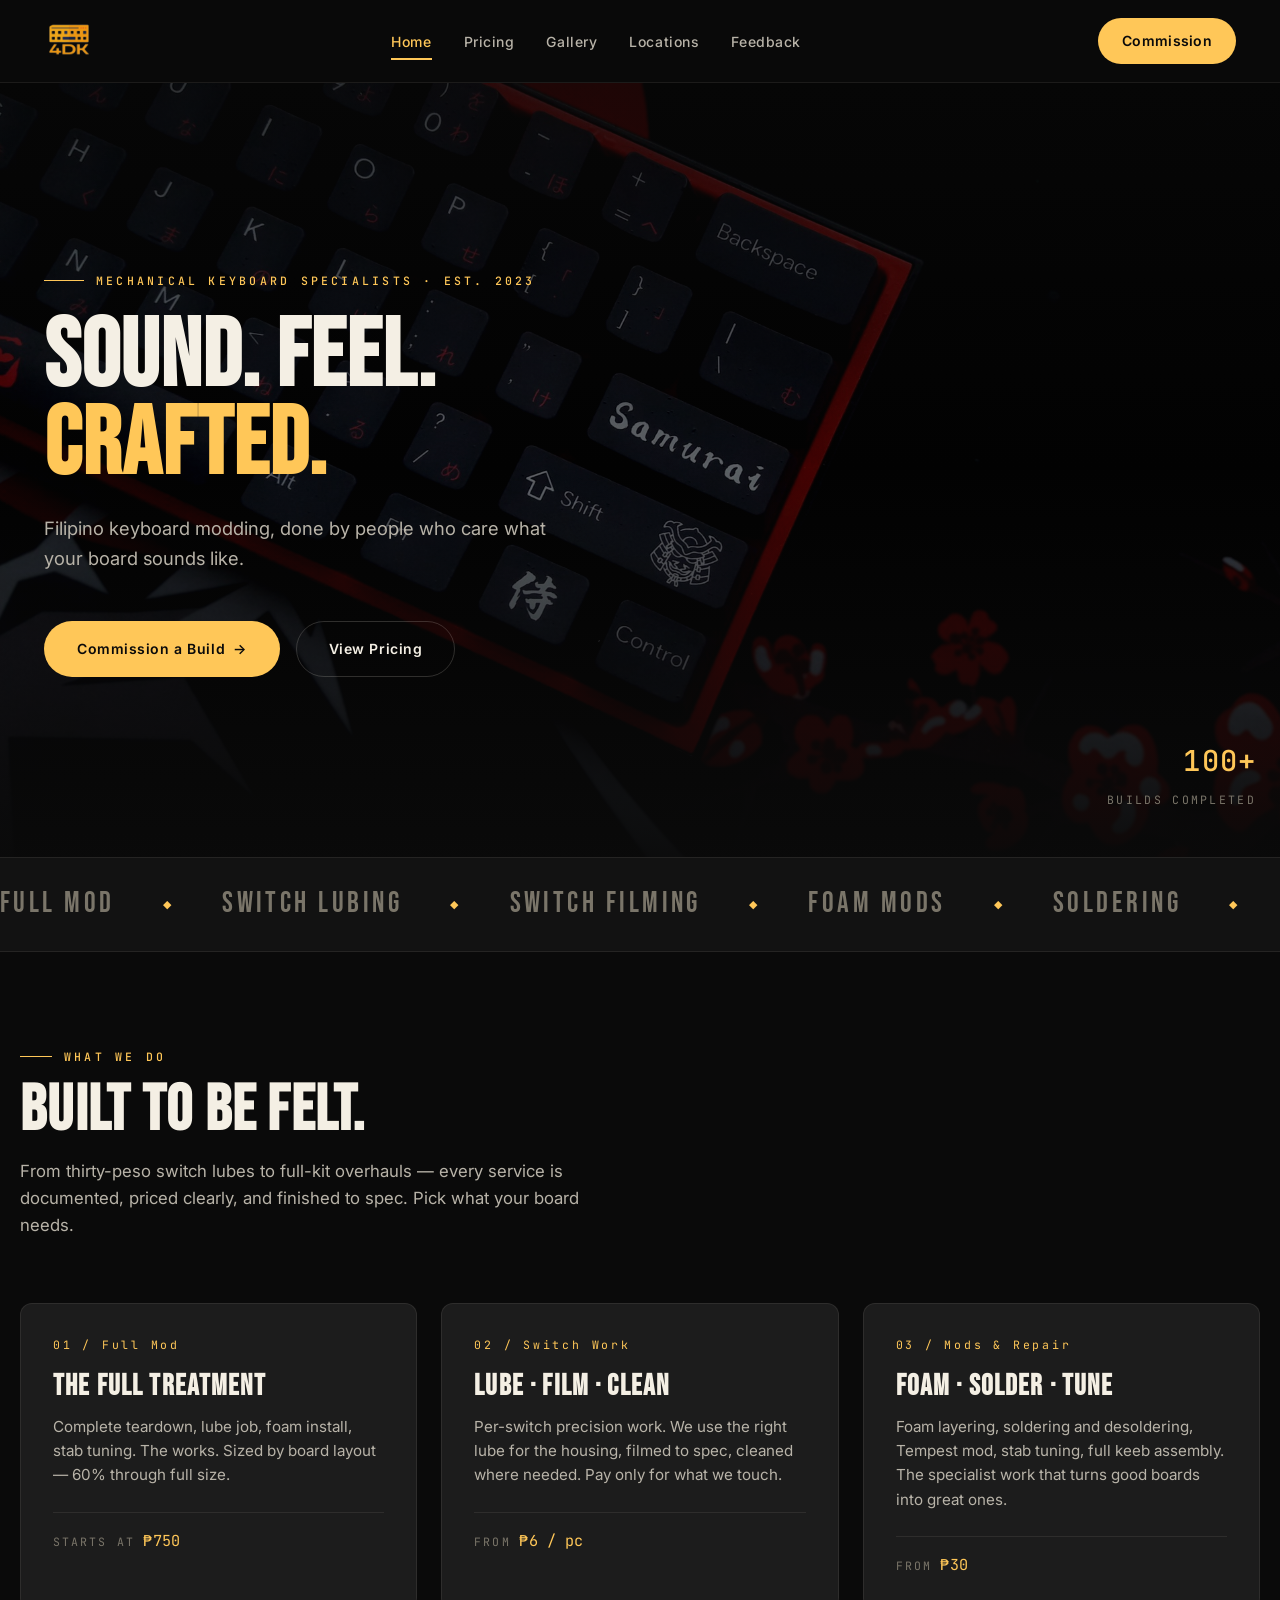
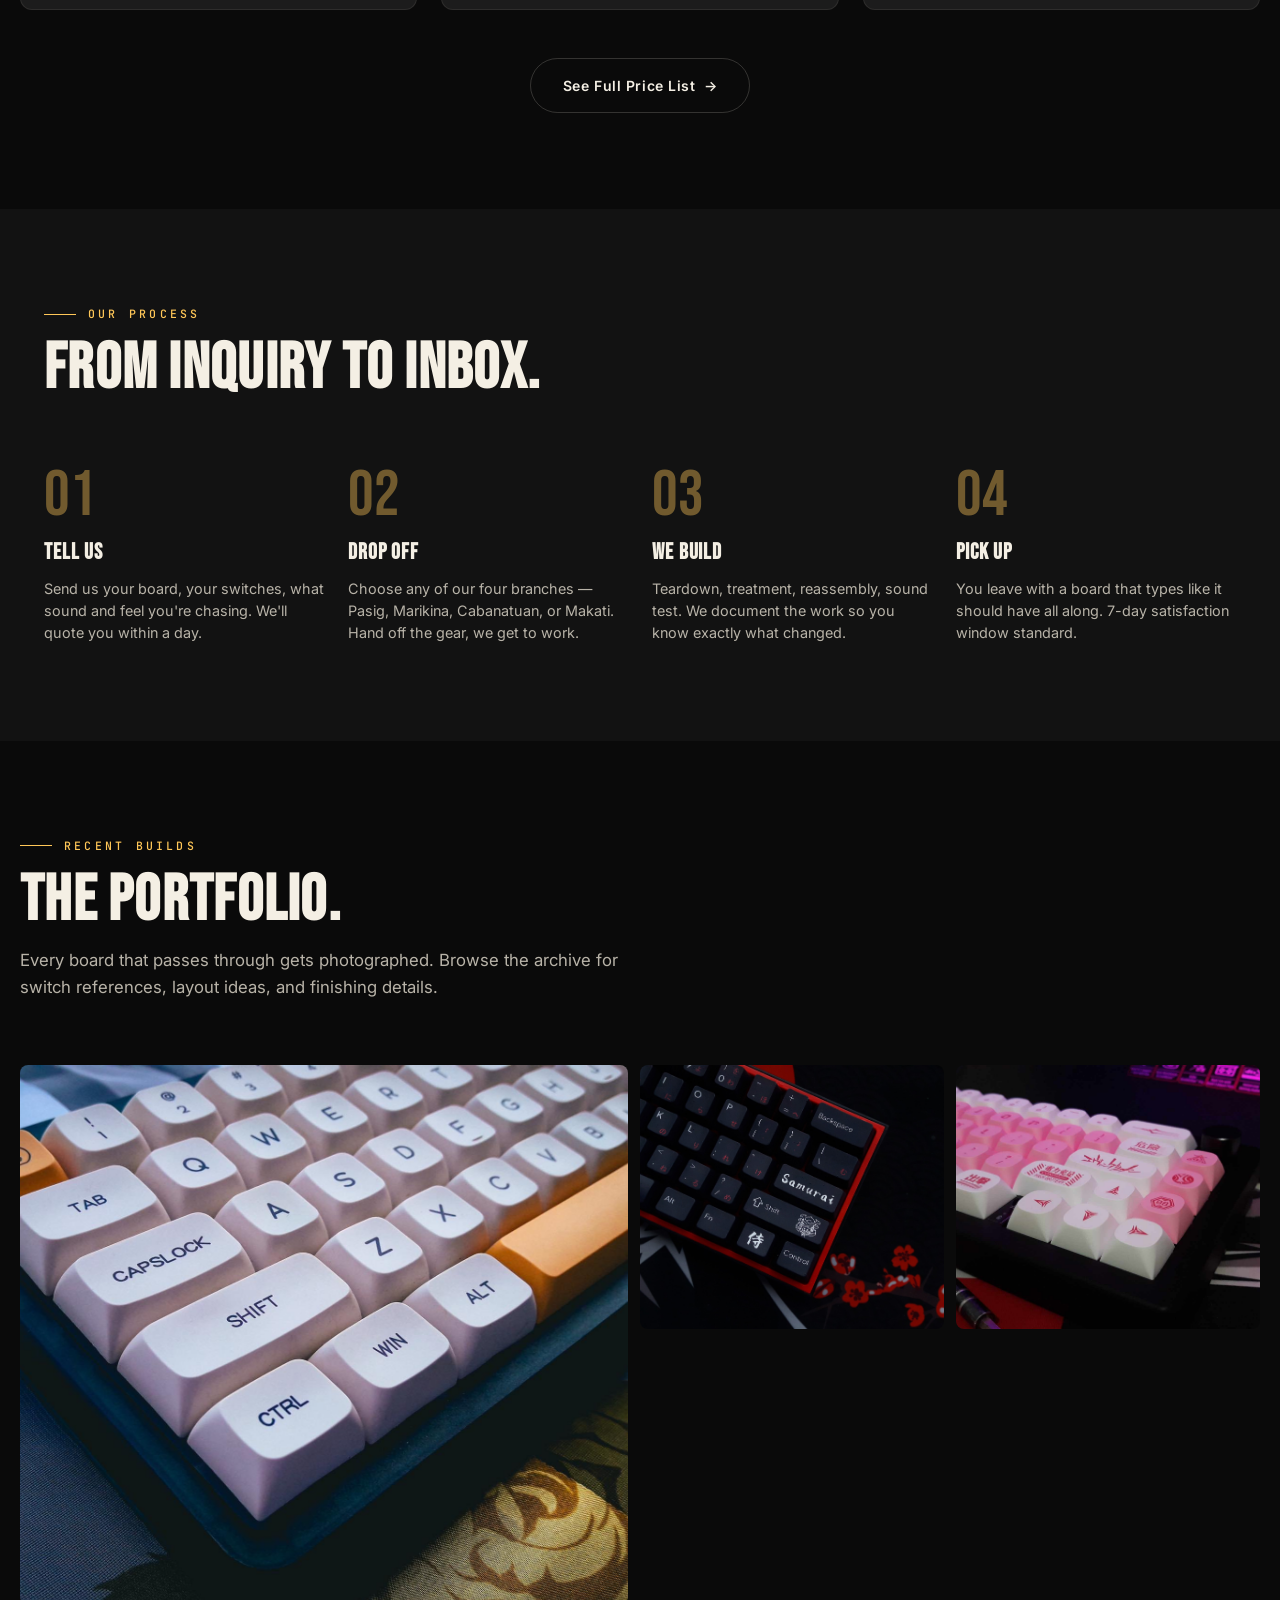
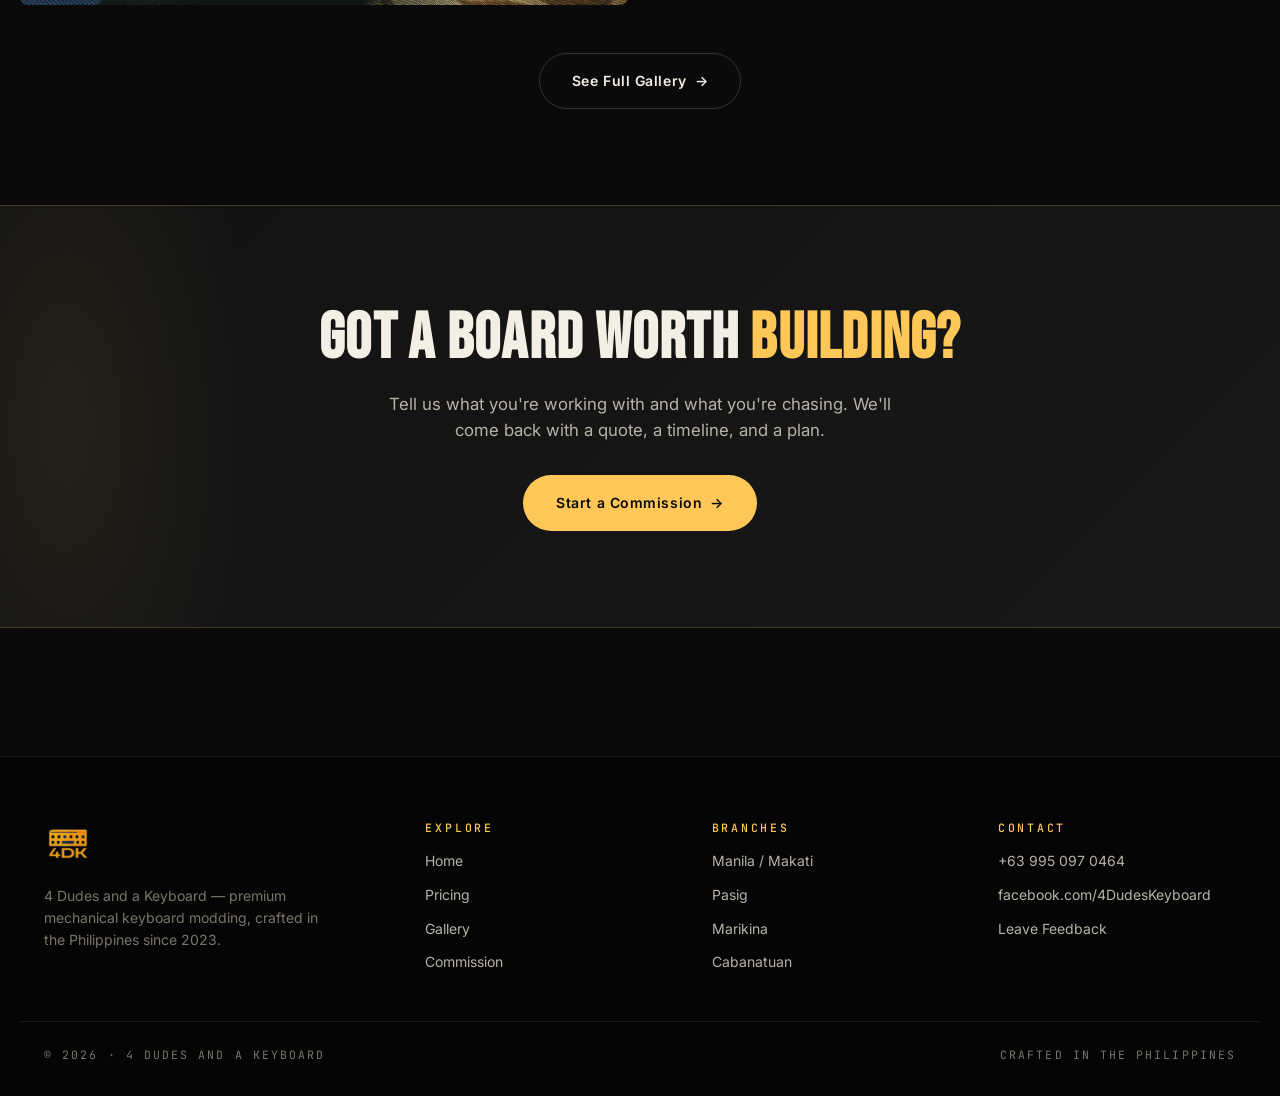
<file: index.html>
<!DOCTYPE html>
<html lang="en">
<head>
  <meta charset="UTF-8">
  <meta name="viewport" content="width=device-width, initial-scale=1.0">
  <title>4DK — 4 Dudes and a Keyboard</title>
  <meta name="description" content="Premium mechanical keyboard modding service in the Philippines. Lubing, switch work, foam mods, full builds. Pasig · Marikina · Cabanatuan · Makati.">
  <link rel="icon" href="images/4dkminilogonobg.png">
  <link rel="stylesheet" href="assets/css/styles.css">

  <style>
    /* ── HERO ─────────────────────────────────────────────────── */
    .hero {
      position: relative;
      min-height: 86vh;
      display: flex;
      align-items: center;
      overflow: hidden;
      isolation: isolate;
    }

    .hero__bg {
      position: absolute;
      inset: 0;
      z-index: -2;
    }

    .hero__bg img {
      width: 100%;
      height: 100%;
      object-fit: cover;
      object-position: center;
      filter: brightness(0.55) contrast(1.05);
    }

    .hero__bg::after {
      content: "";
      position: absolute;
      inset: 0;
      background: linear-gradient(180deg, rgba(10,10,10,0.6) 0%, rgba(10,10,10,0.2) 50%, rgba(10,10,10,0.95) 100%);
    }

    .hero__inner {
      max-width: var(--container-max);
      margin: 0 auto;
      padding: var(--sp-8) var(--sp-5);
      width: 100%;
      position: relative;
      z-index: 1;
    }

    .hero__eyebrow {
      display: inline-flex;
      align-items: center;
      gap: var(--sp-3);
      margin-bottom: var(--sp-5);
    }

    .hero__eyebrow::before {
      content: "";
      width: 40px;
      height: 1px;
      background: var(--yellow);
    }

    .hero__title {
      font-family: 'Bebas Neue', sans-serif;
      font-size: var(--fs-display-xl);
      line-height: 0.92;
      letter-spacing: 0.01em;
      color: var(--ink);
      text-transform: uppercase;
      max-width: 14ch;
      margin-bottom: var(--sp-5);
    }

    .hero__title em {
      font-style: normal;
      color: var(--yellow);
    }

    .hero__lede {
      font-size: 1.15rem;
      line-height: 1.6;
      color: var(--ink-mid);
      max-width: 540px;
      margin-bottom: var(--sp-7);
    }

    .hero__ctas {
      display: flex;
      flex-wrap: wrap;
      gap: var(--sp-4);
    }

    .hero__meta {
      position: absolute;
      bottom: var(--sp-7);
      right: var(--sp-5);
      display: flex;
      flex-direction: column;
      align-items: flex-end;
      gap: var(--sp-2);
      font-family: 'JetBrains Mono', monospace;
      font-size: var(--fs-eyebrow);
      letter-spacing: 0.2em;
      text-transform: uppercase;
      color: var(--ink-dim);
    }

    .hero__meta .num {
      color: var(--yellow);
      font-size: 1.8rem;
      letter-spacing: 0.04em;
      font-weight: 500;
    }

    @media (max-width: 720px) {
      .hero { min-height: 78vh; }
      .hero__meta { display: none; }
    }

    /* ── MARQUEE (services strip) ─────────────────────────────── */
    .marquee {
      background: var(--bg-elev-1);
      border-top: 1px solid var(--rule);
      border-bottom: 1px solid var(--rule);
      overflow: hidden;
      padding: var(--sp-5) 0;
    }

    .marquee__track {
      display: flex;
      gap: var(--sp-7);
      animation: marqueeScroll 80s linear infinite;
      white-space: nowrap;
      will-change: transform;
    }

    /* Pause on hover so people can actually read it */
    .marquee:hover .marquee__track {
      animation-play-state: paused;
    }

    .marquee__item {
      font-family: 'Bebas Neue', sans-serif;
      font-size: 1.8rem;
      letter-spacing: 0.12em;
      color: var(--ink-dim);
      text-transform: uppercase;
      display: flex;
      align-items: center;
      gap: var(--sp-7);
    }

    .marquee__item::after {
      content: "◆";
      color: var(--yellow);
      font-size: 0.7rem;
    }

    @keyframes marqueeScroll {
      from { transform: translateX(0); }
      to { transform: translateX(-50%); }
    }

    /* Override the global reduced-motion rule for the marquee specifically —
       0.01ms duration would cause a visible jump; we want it to just stop. */
    @media (prefers-reduced-motion: reduce) {
      .marquee__track {
        animation: none !important;
      }
    }

    /* ── VALUE PROP / SERVICES PREVIEW ────────────────────────── */
    .services-grid {
      display: grid;
      grid-template-columns: repeat(3, 1fr);
      gap: var(--sp-5);
    }

    .service-card {
      background: var(--bg-card);
      border: 1px solid var(--rule);
      border-radius: 12px;
      padding: var(--sp-6);
      transition: all 0.3s var(--ease);
      position: relative;
      overflow: hidden;
    }

    .service-card::before {
      content: "";
      position: absolute;
      inset: 0;
      background: linear-gradient(135deg, transparent 60%, rgba(255, 199, 88, 0.04) 100%);
      opacity: 0;
      transition: opacity 0.3s var(--ease);
    }

    .service-card:hover {
      border-color: var(--rule-accent);
      transform: translateY(-4px);
    }

    .service-card:hover::before { opacity: 1; }

    .service-card__num {
      font-family: 'JetBrains Mono', monospace;
      font-size: var(--fs-eyebrow);
      color: var(--yellow);
      letter-spacing: 0.24em;
      margin-bottom: var(--sp-4);
    }

    .service-card__title {
      font-family: 'Bebas Neue', sans-serif;
      font-size: 1.8rem;
      letter-spacing: 0.04em;
      color: var(--ink);
      margin-bottom: var(--sp-3);
      text-transform: uppercase;
    }

    .service-card__desc {
      font-size: 0.95rem;
      color: var(--ink-mid);
      line-height: 1.6;
      margin-bottom: var(--sp-5);
    }

    .service-card__price {
      display: flex;
      align-items: baseline;
      gap: var(--sp-2);
      font-family: 'JetBrains Mono', monospace;
      color: var(--yellow);
      font-size: 0.95rem;
      padding-top: var(--sp-4);
      border-top: 1px solid var(--rule);
    }

    .service-card__price .from {
      color: var(--ink-dim);
      font-size: var(--fs-eyebrow);
      letter-spacing: 0.18em;
      text-transform: uppercase;
    }

    @media (max-width: 880px) {
      .services-grid { grid-template-columns: 1fr; }
    }

    /* ── PROCESS STRIP ────────────────────────────────────────── */
    .process {
      background: var(--bg-elev-1);
    }

    .process-grid {
      display: grid;
      grid-template-columns: repeat(4, 1fr);
      gap: var(--sp-5);
    }

    .process-step {
      display: flex;
      flex-direction: column;
      gap: var(--sp-3);
      position: relative;
    }

    .process-step__num {
      font-family: 'Bebas Neue', sans-serif;
      font-size: 4rem;
      line-height: 1;
      color: var(--yellow);
      opacity: 0.4;
    }

    .process-step__title {
      font-family: 'Bebas Neue', sans-serif;
      font-size: 1.4rem;
      letter-spacing: 0.04em;
      color: var(--ink);
      text-transform: uppercase;
    }

    .process-step__desc {
      font-size: 0.9rem;
      color: var(--ink-mid);
      line-height: 1.55;
    }

    @media (max-width: 880px) {
      .process-grid { grid-template-columns: repeat(2, 1fr); }
    }
    @media (max-width: 480px) {
      .process-grid { grid-template-columns: 1fr; }
    }

    /* ── GALLERY PREVIEW ──────────────────────────────────────── */
    .gallery-preview {
      display: grid;
      grid-template-columns: 2fr 1fr 1fr;
      grid-template-rows: 1fr 1fr;
      gap: var(--sp-3);
      height: 540px;
    }

    .gallery-preview__item {
      position: relative;
      overflow: hidden;
      border-radius: 8px;
      cursor: pointer;
    }

    .gallery-preview__item:nth-child(1) { grid-row: span 2; }

    .gallery-preview__item img {
      width: 100%;
      height: 100%;
      object-fit: cover;
      transition: transform 0.5s var(--ease);
    }

    .gallery-preview__item::after {
      content: "";
      position: absolute;
      inset: 0;
      background: linear-gradient(180deg, transparent 60%, rgba(0,0,0,0.7));
      opacity: 0;
      transition: opacity 0.3s var(--ease);
    }

    .gallery-preview__item:hover img { transform: scale(1.05); }
    .gallery-preview__item:hover::after { opacity: 1; }

    @media (max-width: 720px) {
      .gallery-preview {
        grid-template-columns: 1fr 1fr;
        grid-template-rows: auto;
        height: auto;
      }
      .gallery-preview__item:nth-child(1) { grid-column: span 2; grid-row: auto; height: 280px; }
      .gallery-preview__item { height: 180px; }
    }

    /* ── CTA STRIP ────────────────────────────────────────────── */
    .cta-strip {
      background: linear-gradient(135deg, var(--bg-elev-1) 0%, var(--bg-elev-2) 100%);
      border-top: 1px solid var(--rule-accent);
      border-bottom: 1px solid var(--rule-accent);
      padding: var(--sp-9) 0;
      text-align: center;
      position: relative;
      overflow: hidden;
    }

    .cta-strip::before {
      content: "";
      position: absolute;
      top: -50%;
      left: -10%;
      width: 30%;
      height: 200%;
      background: radial-gradient(ellipse, rgba(255, 199, 88, 0.08), transparent 70%);
      pointer-events: none;
    }

    .cta-strip__title {
      font-family: 'Bebas Neue', sans-serif;
      font-size: var(--fs-display);
      letter-spacing: 0.02em;
      color: var(--ink);
      margin-bottom: var(--sp-4);
      text-transform: uppercase;
    }

    .cta-strip__title em {
      font-style: normal;
      color: var(--yellow);
    }

    .cta-strip__desc {
      font-size: 1.05rem;
      color: var(--ink-mid);
      max-width: 540px;
      margin: 0 auto var(--sp-6);
    }

  </style>
</head>
<body>

  <div id="nav-mount"></div>

  <!-- ═══ HERO ═══════════════════════════════════════════════ -->
  <section class="hero">
    <div class="hero__bg">
      <img src="images/3rdboard.png" alt="">
    </div>
    <div class="hero__inner">
      <div class="hero__eyebrow eyebrow reveal">Mechanical Keyboard Specialists · Est. 2023</div>
      <h1 class="hero__title reveal reveal--delay-1">
        Sound. Feel. <em>Crafted.</em>
      </h1>
      <p class="hero__lede reveal reveal--delay-2">
        Filipino keyboard modding, done by people who care what your board sounds like.
      </p>
      <div class="hero__ctas reveal reveal--delay-3">
        <a href="commission.html" class="btn btn--primary">
          Commission a Build
          <span class="btn__arrow">→</span>
        </a>
        <a href="pricing.html" class="btn btn--ghost">View Pricing</a>
      </div>
    </div>
    <div class="hero__meta">
      <span><span class="num">100+</span></span>
      <span>Builds Completed</span>
    </div>
  </section>

  <!-- ═══ SERVICES MARQUEE ═══════════════════════════════════ -->
  <div class="marquee">
    <div class="marquee__track">
      <span class="marquee__item">Full Mod</span>
      <span class="marquee__item">Switch Lubing</span>
      <span class="marquee__item">Switch Filming</span>
      <span class="marquee__item">Foam Mods</span>
      <span class="marquee__item">Soldering</span>
      <span class="marquee__item">Stab Tuning</span>
      <span class="marquee__item">Tempest Mod</span>
      <span class="marquee__item">Keeb Assembly</span>
      <!-- duplicate for seamless scroll -->
      <span class="marquee__item">Full Mod</span>
      <span class="marquee__item">Switch Lubing</span>
      <span class="marquee__item">Switch Filming</span>
      <span class="marquee__item">Foam Mods</span>
      <span class="marquee__item">Soldering</span>
      <span class="marquee__item">Stab Tuning</span>
      <span class="marquee__item">Tempest Mod</span>
      <span class="marquee__item">Keeb Assembly</span>
    </div>
  </div>

  <!-- ═══ SERVICES PREVIEW ════════════════════════════════════ -->
  <section class="section container">
    <div class="section-head">
      <div class="section-head__eyebrow eyebrow">What We Do</div>
      <h2 class="section-head__title">Built to be felt.</h2>
      <p class="section-head__desc">
        From thirty-peso switch lubes to full-kit overhauls — every service is
        documented, priced clearly, and finished to spec. Pick what your board needs.
      </p>
    </div>

    <div class="services-grid">
      <div class="service-card">
        <div class="service-card__num">01 / Full Mod</div>
        <h3 class="service-card__title">The Full Treatment</h3>
        <p class="service-card__desc">
          Complete teardown, lube job, foam install, stab tuning. The works.
          Sized by board layout — 60% through full size.
        </p>
        <div class="service-card__price">
          <span class="from">Starts at</span>
          <span>₱750</span>
        </div>
      </div>

      <div class="service-card">
        <div class="service-card__num">02 / Switch Work</div>
        <h3 class="service-card__title">Lube · Film · Clean</h3>
        <p class="service-card__desc">
          Per-switch precision work. We use the right lube for the housing,
          filmed to spec, cleaned where needed. Pay only for what we touch.
        </p>
        <div class="service-card__price">
          <span class="from">From</span>
          <span>₱6 / pc</span>
        </div>
      </div>

      <div class="service-card">
        <div class="service-card__num">03 / Mods & Repair</div>
        <h3 class="service-card__title">Foam · Solder · Tune</h3>
        <p class="service-card__desc">
          Foam layering, soldering and desoldering, Tempest mod, stab tuning,
          full keeb assembly. The specialist work that turns good boards into great ones.
        </p>
        <div class="service-card__price">
          <span class="from">From</span>
          <span>₱30</span>
        </div>
      </div>
    </div>

    <div style="text-align: center; margin-top: var(--sp-7);">
      <a href="pricing.html" class="btn btn--ghost">
        See Full Price List
        <span class="btn__arrow">→</span>
      </a>
    </div>
  </section>

  <!-- ═══ PROCESS ════════════════════════════════════════════ -->
  <section class="section process">
    <div class="container">
      <div class="section-head">
        <div class="section-head__eyebrow eyebrow">Our Process</div>
        <h2 class="section-head__title">From inquiry to inbox.</h2>
      </div>

      <div class="process-grid">
        <div class="process-step">
          <span class="process-step__num">01</span>
          <h3 class="process-step__title">Tell Us</h3>
          <p class="process-step__desc">
            Send us your board, your switches, what sound and feel you're chasing.
            We'll quote you within a day.
          </p>
        </div>
        <div class="process-step">
          <span class="process-step__num">02</span>
          <h3 class="process-step__title">Drop Off</h3>
          <p class="process-step__desc">
            Choose any of our four branches — Pasig, Marikina, Cabanatuan, or Makati.
            Hand off the gear, we get to work.
          </p>
        </div>
        <div class="process-step">
          <span class="process-step__num">03</span>
          <h3 class="process-step__title">We Build</h3>
          <p class="process-step__desc">
            Teardown, treatment, reassembly, sound test. We document the work
            so you know exactly what changed.
          </p>
        </div>
        <div class="process-step">
          <span class="process-step__num">04</span>
          <h3 class="process-step__title">Pick Up</h3>
          <p class="process-step__desc">
            You leave with a board that types like it should have all along.
            7-day satisfaction window standard.
          </p>
        </div>
      </div>
    </div>
  </section>

  <!-- ═══ GALLERY PREVIEW ════════════════════════════════════ -->
  <section class="section container">
    <div class="section-head">
      <div class="section-head__eyebrow eyebrow">Recent Builds</div>
      <h2 class="section-head__title">The portfolio.</h2>
      <p class="section-head__desc">
        Every board that passes through gets photographed. Browse the archive
        for switch references, layout ideas, and finishing details.
      </p>
    </div>

    <div class="gallery-preview">
      <a href="gallery.html" class="gallery-preview__item">
        <img src="images/2ndboard.png" alt="Recent build">
      </a>
      <a href="gallery.html" class="gallery-preview__item">
        <img src="images/3rdboard.png" alt="Recent build">
      </a>
      <a href="gallery.html" class="gallery-preview__item">
        <img src="images/4thboard.png" alt="Recent build">
      </a>
    </div>

    <div style="text-align: center; margin-top: var(--sp-7);">
      <a href="gallery.html" class="btn btn--ghost">
        See Full Gallery
        <span class="btn__arrow">→</span>
      </a>
    </div>
  </section>

  <!-- ═══ CTA STRIP ══════════════════════════════════════════ -->
  <section class="cta-strip">
    <div class="container">
      <h2 class="cta-strip__title">Got a board worth <em>building?</em></h2>
      <p class="cta-strip__desc">
        Tell us what you're working with and what you're chasing.
        We'll come back with a quote, a timeline, and a plan.
      </p>
      <a href="commission.html" class="btn btn--primary">
        Start a Commission
        <span class="btn__arrow">→</span>
      </a>
    </div>
  </section>

  <div id="footer-mount"></div>

  <script src="assets/js/components.js"></script>

  <script>
    /* ─────────────────────────────────────────────────────────────
       Marquee speed normalizer.

       The CSS animation moves the track by -50% of its own width.
       That's a fixed pixel distance — so the visual speed (pixels
       per second) is constant regardless of viewport. But that means
       it FEELS much faster on narrow screens (mobile) because the
       same px/sec speed eats up proportionally more of the visible
       area. This script measures the track and sets the animation
       duration so the px/sec speed stays consistent across devices.
       ───────────────────────────────────────────────────────────── */
    (function () {
      const track = document.querySelector('.marquee__track');
      if (!track) return;

      // Respect users who prefer reduced motion — leave it stopped.
      if (window.matchMedia('(prefers-reduced-motion: reduce)').matches) return;

      const TARGET_PIXELS_PER_SECOND = 55; // calm, readable speed

      function setSpeed() {
        // Animation translates -50%, so the visible distance is half the track.
        const distance = track.scrollWidth / 2;
        if (distance <= 0) return;
        const duration = distance / TARGET_PIXELS_PER_SECOND;
        track.style.animationDuration = duration + 's';
      }

      // Measure after fonts load so item widths are accurate.
      if (document.fonts && document.fonts.ready) {
        document.fonts.ready.then(setSpeed);
      } else {
        window.addEventListener('load', setSpeed);
      }

      // Recalculate on resize (debounced).
      let resizeTimer;
      window.addEventListener('resize', () => {
        clearTimeout(resizeTimer);
        resizeTimer = setTimeout(setSpeed, 200);
      });
    })();
  </script>
</body>
</html>
</file>
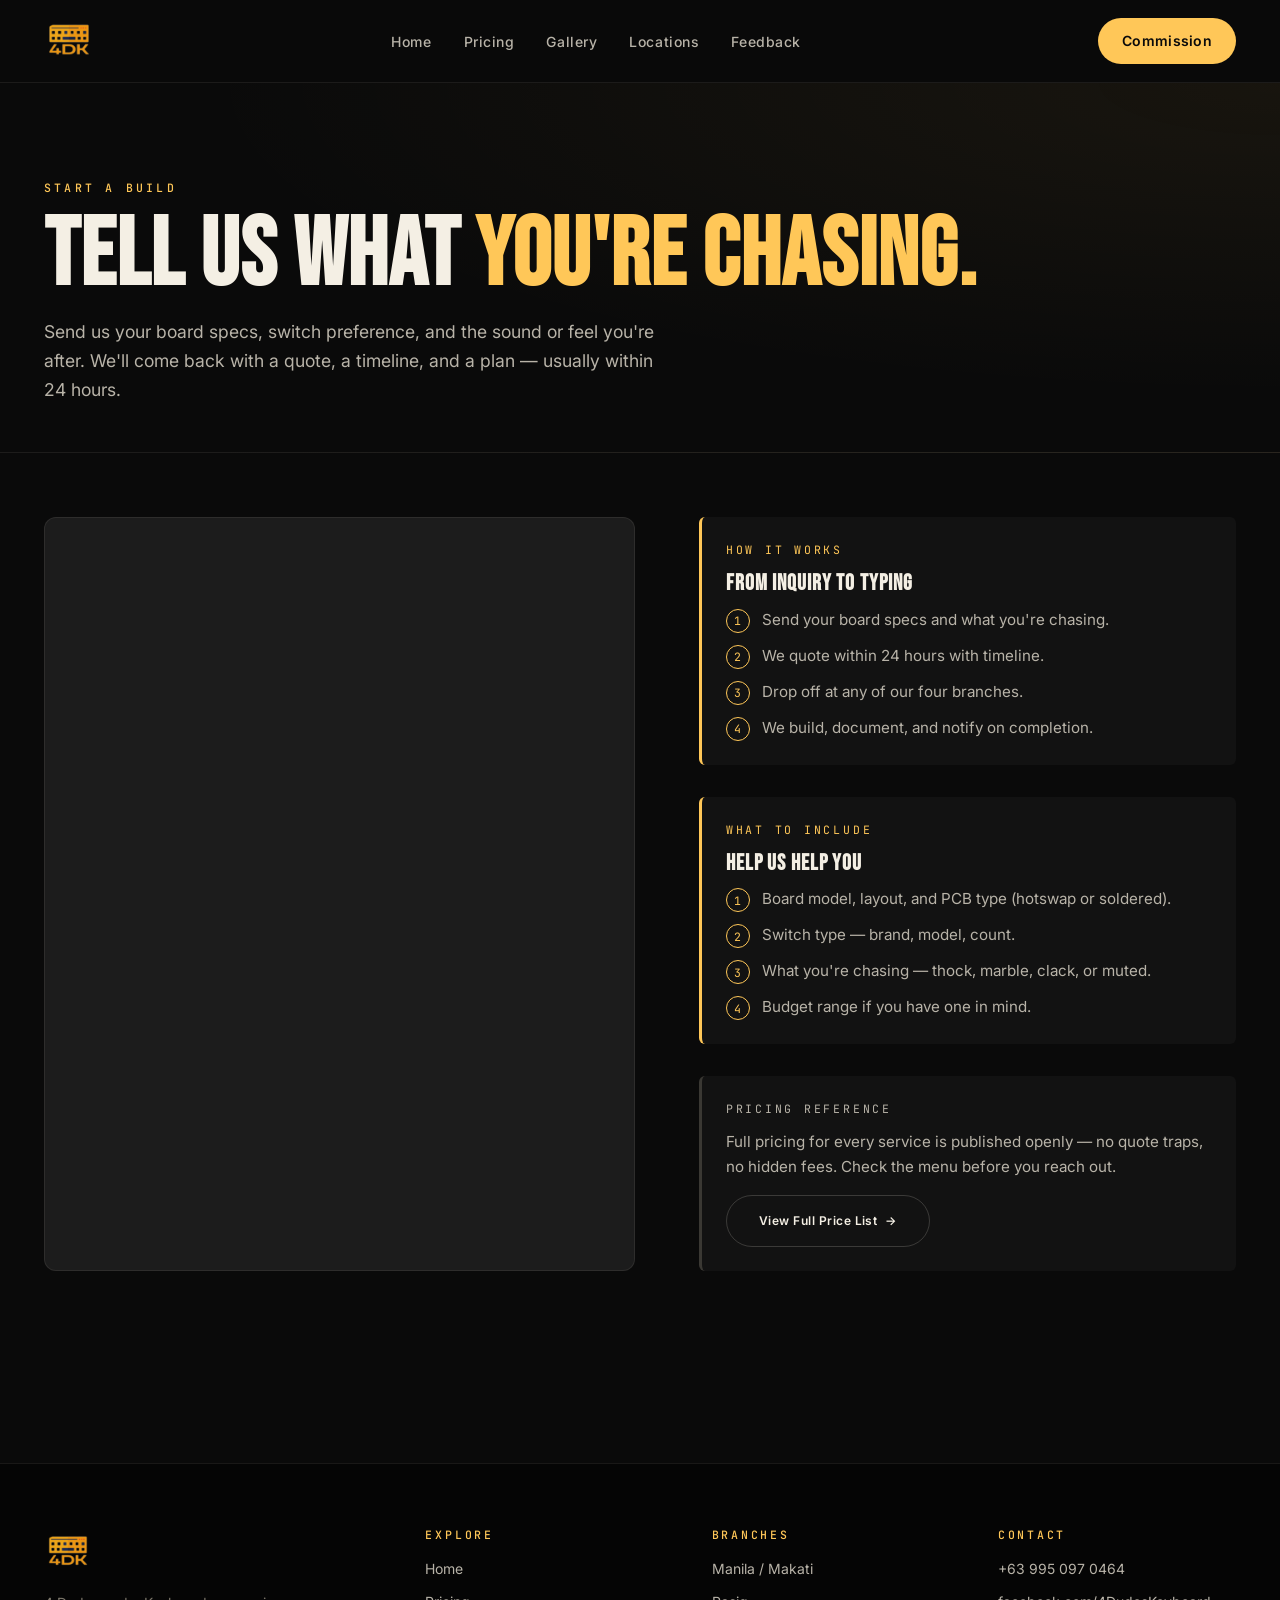
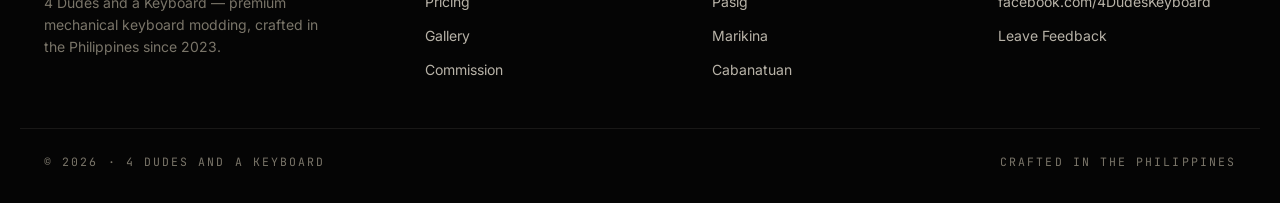
<file: commission.html>
<!DOCTYPE html>
<html lang="en">
<head>
  <meta charset="UTF-8">
  <meta name="viewport" content="width=device-width, initial-scale=1.0">
  <title>Commission a Build — 4DK</title>
  <meta name="description" content="Commission a custom keyboard build or modding service from 4DK. Tell us your board, switches, and what you're chasing.">
  <link rel="icon" href="images/4dkminilogonobg.png">
  <link rel="stylesheet" href="assets/css/styles.css">

  <style>
    /* ── PAGE HERO ─────────────────────────────────────────── */
    .page-hero {
      padding: var(--sp-9) 0 var(--sp-7);
      border-bottom: 1px solid var(--rule);
      background:
        radial-gradient(ellipse at top right, rgba(255, 199, 88, 0.06), transparent 60%),
        var(--bg);
    }

    .page-hero__title {
      font-family: 'Bebas Neue', sans-serif;
      font-size: var(--fs-display-xl);
      line-height: 0.92;
      letter-spacing: 0.01em;
      color: var(--ink);
      text-transform: uppercase;
      margin-bottom: var(--sp-4);
    }

    .page-hero__title em {
      font-style: normal;
      color: var(--yellow);
    }

    .page-hero__lede {
      font-size: 1.1rem;
      color: var(--ink-mid);
      max-width: 620px;
      line-height: 1.65;
    }

    /* ── COMMISSION LAYOUT ─────────────────────────────────── */
    .commission {
      padding: var(--sp-8) 0;
    }

    .commission__grid {
      display: grid;
      grid-template-columns: 1.1fr 1fr;
      gap: var(--sp-8);
    }

    .commission__form-area {
      background: var(--bg-card);
      border: 1px solid var(--rule);
      border-radius: 12px;
      padding: var(--sp-7);
      position: relative;
      min-height: 580px;
      display: flex;
      flex-direction: column;
    }

    /* PLACEHOLDER for Tally — when Tally is ready, replace contents */
    .form-placeholder {
      text-align: center;
      flex: 1;
      display: flex;
      flex-direction: column;
      align-items: center;
      justify-content: center;
      gap: var(--sp-5);
      padding: var(--sp-7) var(--sp-4);
    }

    .form-placeholder__icon {
      width: 80px;
      height: 80px;
      border: 1px dashed var(--yellow);
      border-radius: 50%;
      display: flex;
      align-items: center;
      justify-content: center;
      color: var(--yellow);
      font-size: 2rem;
    }

    .form-placeholder__title {
      font-family: 'Bebas Neue', sans-serif;
      font-size: 1.8rem;
      letter-spacing: 0.04em;
      color: var(--ink);
      text-transform: uppercase;
    }

    .form-placeholder__desc {
      color: var(--ink-mid);
      max-width: 380px;
      line-height: 1.6;
    }

    .form-placeholder__cta {
      display: flex;
      flex-direction: column;
      gap: var(--sp-3);
      width: 100%;
      max-width: 320px;
    }

    /* ── SIDE INFO ─────────────────────────────────────────── */
    .commission__info {
      display: flex;
      flex-direction: column;
      gap: var(--sp-6);
    }

    .info-block {
      padding: var(--sp-5);
      background: var(--bg-elev-1);
      border-left: 3px solid var(--yellow);
      border-radius: 6px;
    }

    .info-block__label {
      font-family: 'JetBrains Mono', monospace;
      font-size: var(--fs-eyebrow);
      letter-spacing: 0.24em;
      text-transform: uppercase;
      color: var(--yellow);
      margin-bottom: var(--sp-3);
    }

    .info-block__title {
      font-family: 'Bebas Neue', sans-serif;
      font-size: 1.4rem;
      letter-spacing: 0.04em;
      color: var(--ink);
      margin-bottom: var(--sp-3);
      text-transform: uppercase;
    }

    .info-block__list {
      list-style: none;
      display: flex;
      flex-direction: column;
      gap: var(--sp-3);
    }

    .info-block__list li {
      display: flex;
      align-items: flex-start;
      gap: var(--sp-3);
      font-size: 0.95rem;
      color: var(--ink-mid);
      line-height: 1.5;
    }

    .info-block__list li::before {
      content: counter(item);
      counter-increment: item;
      font-family: 'JetBrains Mono', monospace;
      font-size: var(--fs-eyebrow);
      color: var(--yellow);
      flex-shrink: 0;
      width: 24px;
      height: 24px;
      border: 1px solid var(--yellow);
      border-radius: 50%;
      display: flex;
      align-items: center;
      justify-content: center;
      letter-spacing: 0;
    }

    .info-block__list { counter-reset: item; }

    @media (max-width: 880px) {
      .commission__grid { grid-template-columns: 1fr; }
    }

  </style>
</head>
<body>

  <div id="nav-mount"></div>

  <!-- ═══ PAGE HERO ═══════════════════════════════════════════ -->
  <section class="page-hero">
    <div class="container">
      <div class="eyebrow" style="margin-bottom: var(--sp-4);">Start a Build</div>
      <h1 class="page-hero__title">
        Tell us what <em>you're chasing.</em>
      </h1>
      <p class="page-hero__lede">
        Send us your board specs, switch preference, and the sound or feel
        you're after. We'll come back with a quote, a timeline, and a plan
        — usually within 24 hours.
      </p>
    </div>
  </section>

  <!-- ═══ COMMISSION ══════════════════════════════════════════ -->
<section class="commission">
  <div class="container">
    <div class="commission__grid">

      <!-- ── FORM AREA ── -->
      <div class="commission__form-area">

        <iframe data-tally-src="https://tally.so/embed/WODQrk?alignLeft=1&hideTitle=1&transparentBackground=1&dynamicHeight=1" loading="lazy" width="100%" height="600" frameborder="0" marginheight="0" marginwidth="0" title="4DK Commission Form"></iframe>
        <script>var d=document,w="https://tally.so/widgets/embed.js",v=function(){"undefined"!=typeof Tally?Tally.loadEmbeds():d.querySelectorAll("iframe[data-tally-src]:not([src])").forEach((function(e){e.src=e.dataset.tallySrc}))};if("undefined"!=typeof Tally)v();else if(d.querySelector('script[src="'+w+'"]')==null){var s=d.createElement("script");s.src=w,s.onload=v,s.onerror=v,d.body.appendChild(s);}</script>

      </div>

      <!-- ── SIDE INFO ── -->
      <div class="commission__info">

        <div class="info-block">
          <div class="info-block__label">How it works</div>
          <h3 class="info-block__title">From inquiry to typing</h3>
          <ul class="info-block__list">
            <li>Send your board specs and what you're chasing.</li>
            <li>We quote within 24 hours with timeline.</li>
            <li>Drop off at any of our four branches.</li>
            <li>We build, document, and notify on completion.</li>
          </ul>
        </div>

        <div class="info-block">
          <div class="info-block__label">What to include</div>
          <h3 class="info-block__title">Help us help you</h3>
          <ul class="info-block__list">
            <li>Board model, layout, and PCB type (hotswap or soldered).</li>
            <li>Switch type — brand, model, count.</li>
            <li>What you're chasing — thock, marble, clack, or muted.</li>
            <li>Budget range if you have one in mind.</li>
          </ul>
        </div>

        <div class="info-block" style="border-left-color: var(--ink-faint);">
          <div class="info-block__label" style="color: var(--ink-mid);">Pricing reference</div>
          <p style="font-size: 0.95rem; color: var(--ink-mid); line-height: 1.6; margin-bottom: var(--sp-4);">
            Full pricing for every service is published openly — no quote
            traps, no hidden fees. Check the menu before you reach out.
          </p>
          <a href="pricing.html" class="btn btn--ghost" style="font-size: 0.75rem;">
            View Full Price List
            <span class="btn__arrow">→</span>
          </a>
        </div>

      </div>

    </div>
  </div>
</section>

  <div id="footer-mount"></div>

  <script src="assets/js/components.js"></script>
</body>
</html>
</file>
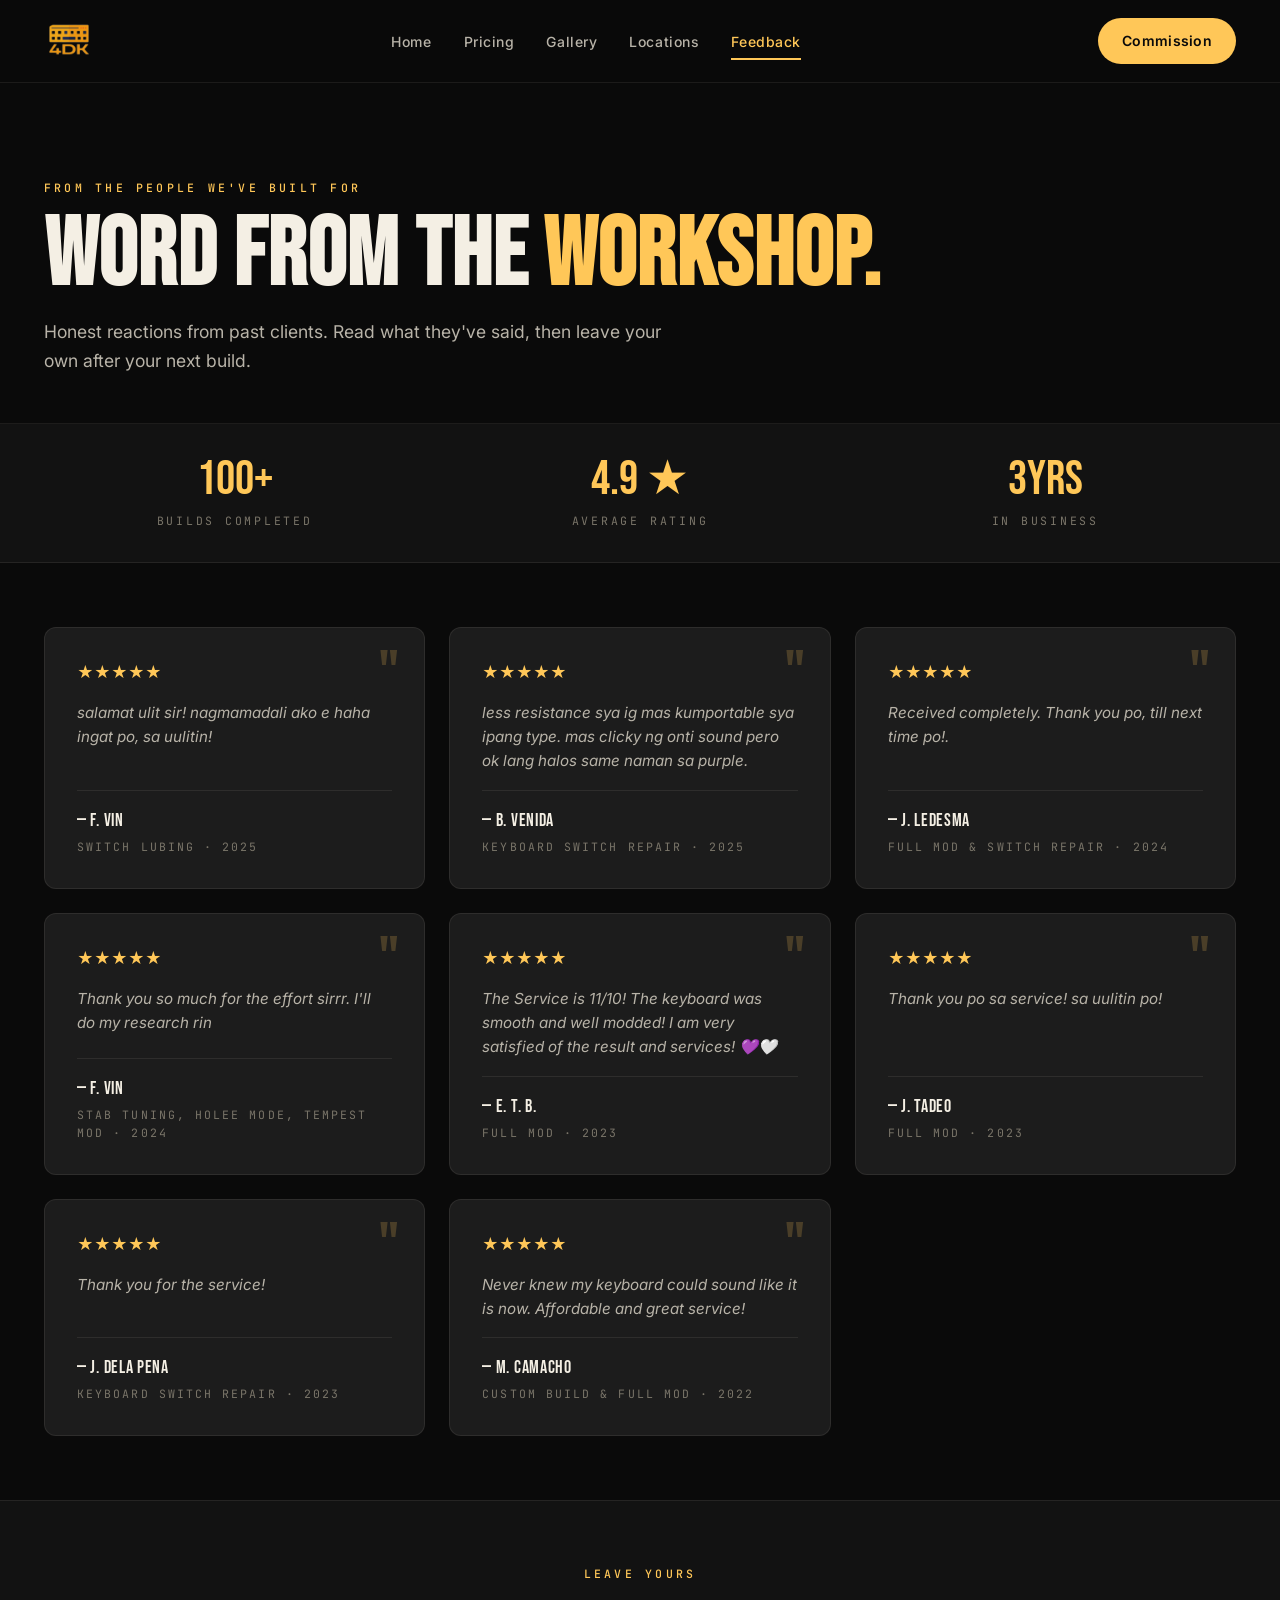
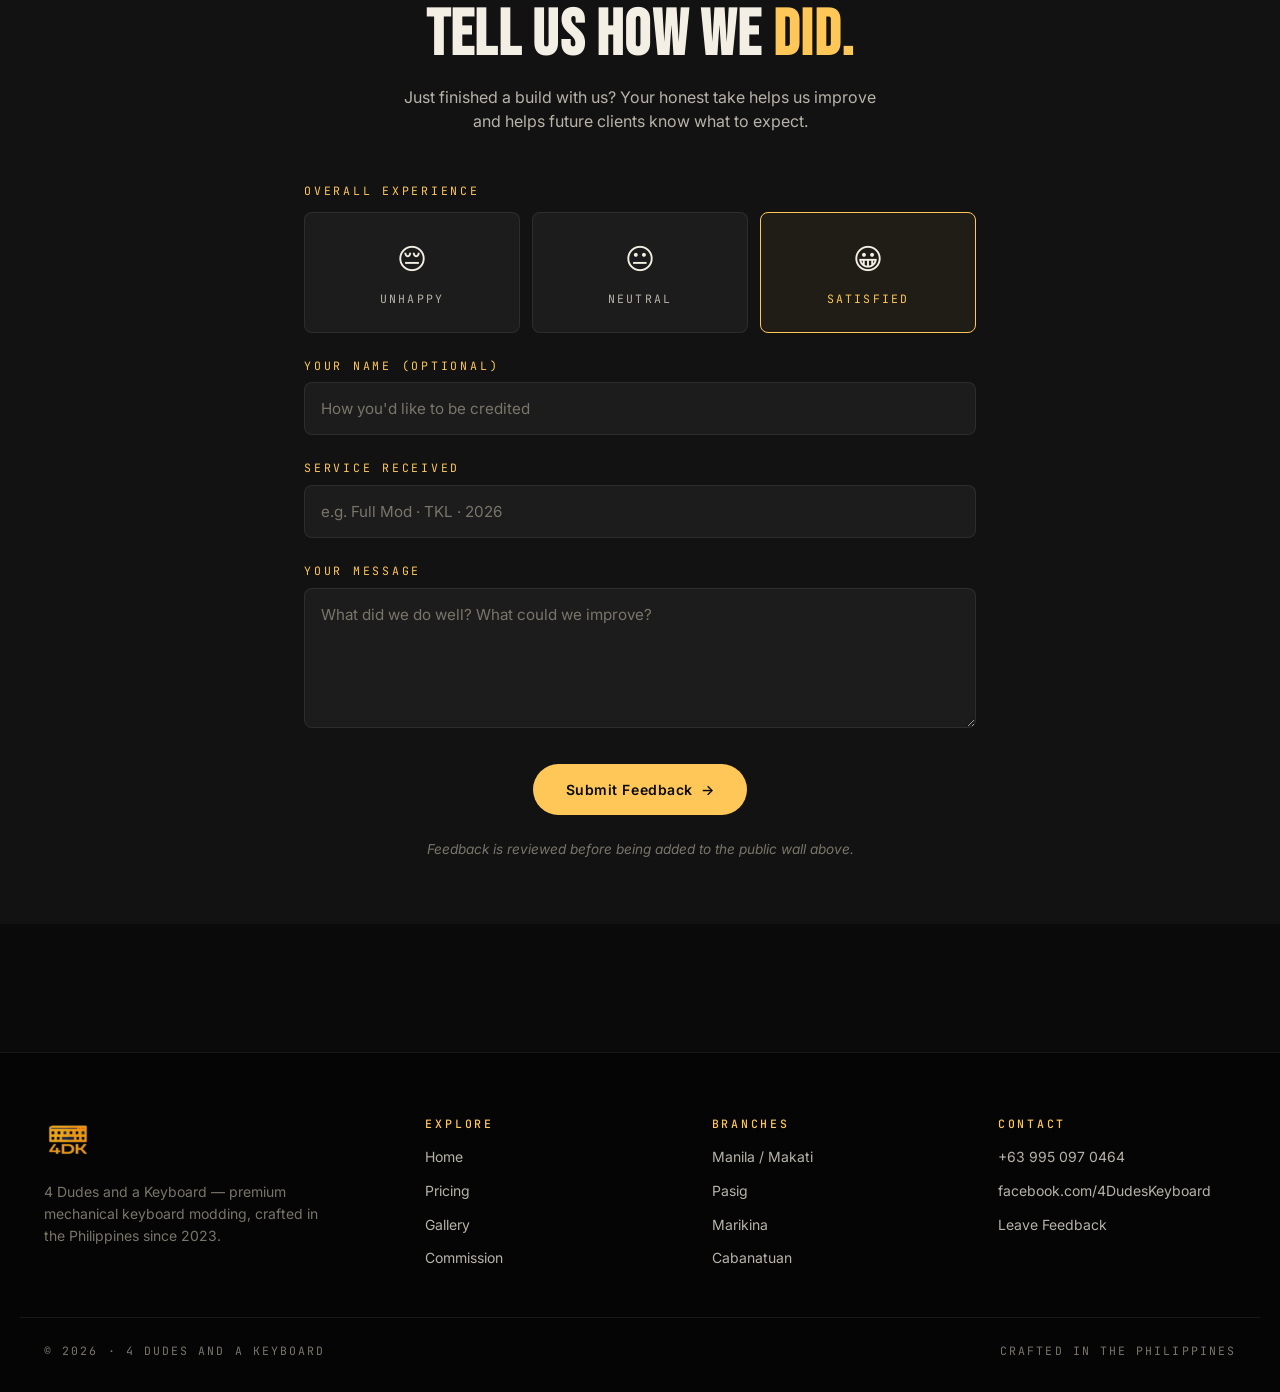
<file: feedback.html>
<!DOCTYPE html>
<html lang="en">
<head>
  <meta charset="UTF-8">
  <meta name="viewport" content="width=device-width, initial-scale=1.0">
  <title>Feedback — 4DK</title>
  <meta name="description" content="What past clients say about 4DK keyboard modding service. Leave your own feedback after your build.">
  <link rel="icon" href="images/4dkminilogonobg.png">
  <link rel="stylesheet" href="assets/css/styles.css">

  <style>
    /* ── PAGE HERO ─────────────────────────────────────────── */
    .page-hero {
      padding: var(--sp-9) 0 var(--sp-7);
      border-bottom: 1px solid var(--rule);
    }

    .page-hero__title {
      font-family: 'Bebas Neue', sans-serif;
      font-size: var(--fs-display-xl);
      line-height: 0.92;
      letter-spacing: 0.01em;
      color: var(--ink);
      text-transform: uppercase;
      margin-bottom: var(--sp-4);
    }

    .page-hero__title em {
      font-style: normal;
      color: var(--yellow);
    }

    .page-hero__lede {
      font-size: 1.1rem;
      color: var(--ink-mid);
      max-width: 620px;
      line-height: 1.65;
    }

    /* ── STATS STRIP ───────────────────────────────────────── */
    .stats {
      background: var(--bg-elev-1);
      border-bottom: 1px solid var(--rule);
      padding: var(--sp-6) 0;
    }

    .stats__grid {
      display: grid;
      grid-template-columns: repeat(3, 1fr);
      gap: var(--sp-5);
      text-align: center;
    }

    .stat__value {
      font-family: 'Bebas Neue', sans-serif;
      font-size: 3rem;
      line-height: 1;
      color: var(--yellow);
      margin-bottom: var(--sp-2);
    }

    .stat__label {
      font-family: 'JetBrains Mono', monospace;
      font-size: var(--fs-eyebrow);
      letter-spacing: 0.24em;
      text-transform: uppercase;
      color: var(--ink-dim);
    }

    @media (max-width: 720px) {
      .stats__grid { grid-template-columns: 1fr; gap: var(--sp-4); }
    }

    /* ── REVIEWS GRID ──────────────────────────────────────── */
    .reviews {
      padding: var(--sp-8) 0;
    }

    .reviews__grid {
      display: grid;
      grid-template-columns: repeat(3, 1fr);
      gap: var(--sp-5);
    }

    .review {
      background: var(--bg-card);
      border: 1px solid var(--rule);
      border-radius: 12px;
      padding: var(--sp-6);
      display: flex;
      flex-direction: column;
      gap: var(--sp-4);
      transition: all 0.25s var(--ease);
      position: relative;
    }

    .review:hover {
      border-color: var(--rule-accent);
      transform: translateY(-3px);
    }

    .review__quote-mark {
      position: absolute;
      top: var(--sp-4);
      right: var(--sp-5);
      font-family: 'Bebas Neue', sans-serif;
      font-size: 4rem;
      line-height: 1;
      color: var(--yellow);
      opacity: 0.2;
    }

    .review__stars {
      display: flex;
      gap: 2px;
      color: var(--yellow);
      font-size: 1rem;
    }

    .review__body {
      font-size: 0.95rem;
      color: var(--ink-mid);
      line-height: 1.6;
      font-style: italic;
      flex: 1;
    }

    .review__meta {
      padding-top: var(--sp-4);
      border-top: 1px solid var(--rule);
      display: flex;
      flex-direction: column;
      gap: var(--sp-1);
    }

    .review__name {
      font-family: 'Bebas Neue', sans-serif;
      font-size: 1.1rem;
      letter-spacing: 0.04em;
      color: var(--ink);
      text-transform: uppercase;
    }

    .review__detail {
      font-family: 'JetBrains Mono', monospace;
      font-size: var(--fs-eyebrow);
      letter-spacing: 0.18em;
      text-transform: uppercase;
      color: var(--ink-dim);
    }

    @media (max-width: 880px) {
      .reviews__grid { grid-template-columns: 1fr; }
    }
    @media (min-width: 881px) and (max-width: 1120px) {
      .reviews__grid { grid-template-columns: repeat(2, 1fr); }
    }

    /* ── SUBMIT SECTION ────────────────────────────────────── */
    .submit {
      background: var(--bg-elev-1);
      border-top: 1px solid var(--rule);
      padding: var(--sp-8) 0;
    }

    .submit__inner {
      max-width: 720px;
      margin: 0 auto;
      padding: 0 var(--sp-5);
    }

    .submit__head {
      text-align: center;
      margin-bottom: var(--sp-7);
    }

    .submit__title {
      font-family: 'Bebas Neue', sans-serif;
      font-size: var(--fs-display);
      letter-spacing: 0.02em;
      color: var(--ink);
      text-transform: uppercase;
      margin-bottom: var(--sp-3);
    }

    .submit__title em {
      font-style: normal;
      color: var(--yellow);
    }

    .submit__desc {
      color: var(--ink-mid);
      max-width: 480px;
      margin: 0 auto;
    }

    .feedback-form {
      display: flex;
      flex-direction: column;
      gap: var(--sp-5);
    }

    .rating-group {
      display: flex;
      flex-direction: column;
      gap: var(--sp-3);
    }

    .rating-group__label {
      font-family: 'JetBrains Mono', monospace;
      font-size: var(--fs-eyebrow);
      letter-spacing: 0.24em;
      text-transform: uppercase;
      color: var(--yellow);
    }

    .rating-options {
      display: flex;
      gap: var(--sp-3);
      flex-wrap: wrap;
    }

    .rating-option {
      flex: 1;
      min-width: 130px;
      padding: var(--sp-5);
      background: var(--bg-card);
      border: 1px solid var(--rule);
      border-radius: 8px;
      cursor: pointer;
      text-align: center;
      transition: all 0.2s var(--ease);
      display: flex;
      flex-direction: column;
      align-items: center;
      gap: var(--sp-2);
    }

    .rating-option:hover {
      border-color: var(--rule-accent);
      background: var(--bg-elev-2);
    }

    .rating-option.is-selected {
      border-color: var(--yellow);
      background: rgba(255, 199, 88, 0.06);
    }

    .rating-option__icon {
      font-size: 1.8rem;
    }

    .rating-option__label {
      font-family: 'JetBrains Mono', monospace;
      font-size: var(--fs-eyebrow);
      letter-spacing: 0.18em;
      text-transform: uppercase;
      color: var(--ink-mid);
    }

    .rating-option.is-selected .rating-option__label {
      color: var(--yellow);
    }

    .form-field {
      display: flex;
      flex-direction: column;
      gap: var(--sp-2);
    }

    .form-field label {
      font-family: 'JetBrains Mono', monospace;
      font-size: var(--fs-eyebrow);
      letter-spacing: 0.24em;
      text-transform: uppercase;
      color: var(--yellow);
    }

    .form-field input,
    .form-field textarea {
      width: 100%;
      padding: var(--sp-4);
      background: var(--bg-card);
      border: 1px solid var(--rule);
      border-radius: 8px;
      color: var(--ink);
      font-family: 'Inter', sans-serif;
      font-size: 0.95rem;
      transition: border-color 0.2s var(--ease);
      resize: vertical;
    }

    .form-field input:focus,
    .form-field textarea:focus {
      outline: none;
      border-color: var(--yellow);
    }

    .form-field textarea { min-height: 140px; }

    .form-field input::placeholder,
    .form-field textarea::placeholder {
      color: var(--ink-dim);
    }

    .form-submit {
      display: flex;
      gap: var(--sp-4);
      justify-content: center;
      align-items: center;
      margin-top: var(--sp-3);
    }

    .form-note {
      font-size: 0.85rem;
      color: var(--ink-dim);
      font-style: italic;
    }

    /* success state */
    .submit-success {
      display: none;
      text-align: center;
      padding: var(--sp-8) var(--sp-5);
    }

    .submit-success.is-visible { display: block; }

    .submit-success__icon {
      width: 70px;
      height: 70px;
      border: 1px solid var(--yellow);
      border-radius: 50%;
      display: flex;
      align-items: center;
      justify-content: center;
      margin: 0 auto var(--sp-5);
      color: var(--yellow);
      font-size: 1.8rem;
    }

    .submit-success__title {
      font-family: 'Bebas Neue', sans-serif;
      font-size: 2rem;
      letter-spacing: 0.04em;
      color: var(--ink);
      text-transform: uppercase;
      margin-bottom: var(--sp-3);
    }

    .submit-success__desc {
      color: var(--ink-mid);
      max-width: 480px;
      margin: 0 auto;
    }

  </style>
</head>
<body>

  <div id="nav-mount"></div>

  <!-- ═══ PAGE HERO ═══════════════════════════════════════════ -->
  <section class="page-hero">
    <div class="container">
      <div class="eyebrow" style="margin-bottom: var(--sp-4);">From The People We've Built For</div>
      <h1 class="page-hero__title">
        Word from the <em>workshop.</em>
      </h1>
      <p class="page-hero__lede">
        Honest reactions from past clients. Read what they've said, then leave
        your own after your next build.
      </p>
    </div>
  </section>

  <!-- ═══ STATS ═══════════════════════════════════════════════ -->
  <section class="stats">
    <div class="container">
      <div class="stats__grid">
        <div class="stat">
          <div class="stat__value">100+</div>
          <div class="stat__label">Builds Completed</div>
        </div>
        <div class="stat">
          <div class="stat__value">4.9 ★</div>
          <div class="stat__label">Average Rating</div>
        </div>
        <div class="stat">
          <div class="stat__value">3yrs</div>
          <div class="stat__label">In Business</div>
        </div>
      </div>
    </div>
  </section>

  <!-- ═══ REVIEWS ═════════════════════════════════════════════ -->
  <section class="reviews">
    <div class="container">
      <div class="reviews__grid">

        <article class="review">
  <span class="review__quote-mark">"</span>
  <div class="review__stars">★★★★★</div>
  <p class="review__body">
    salamat ulit sir! nagmamadali ako e haha ingat po, sa uulitin!
  </p>
  <div class="review__meta">
    <span class="review__name">— F. Vin</span>
    <span class="review__detail">Switch Lubing · 2025</span>
  </div>
</article>

<article class="review">
  <span class="review__quote-mark">"</span>
  <div class="review__stars">★★★★★</div>
  <p class="review__body">
    less resistance sya ig mas kumportable sya ipang type. mas clicky ng onti sound pero ok lang halos same naman sa purple.
  </p>
  <div class="review__meta">
    <span class="review__name">— B. Venida</span>
    <span class="review__detail">Keyboard Switch Repair · 2025</span>
  </div>
</article>

<article class="review">
  <span class="review__quote-mark">"</span>
  <div class="review__stars">★★★★★</div>
  <p class="review__body">
    Received completely. Thank you po, till next time po!.
  </p>
  <div class="review__meta">
    <span class="review__name">— J. Ledesma</span>
    <span class="review__detail">Full Mod & Switch Repair · 2024</span>
  </div>
</article>

<article class="review">
  <span class="review__quote-mark">"</span>
  <div class="review__stars">★★★★★</div>
  <p class="review__body">
    Thank you so much for the effort sirrr. I'll do my research rin
  </p>
  <div class="review__meta">
    <span class="review__name">— F. Vin</span>
    <span class="review__detail">Stab Tuning, Holee Mode, Tempest Mod · 2024</span>
  </div>
</article>

<article class="review">
  <span class="review__quote-mark">"</span>
  <div class="review__stars">★★★★★</div>
  <p class="review__body">
    The Service is 11/10! The keyboard was smooth and well modded! I am very satisfied of the result and services! 💜🤍
  </p>
  <div class="review__meta">
    <span class="review__name">— E. T. B.</span>
    <span class="review__detail">Full Mod · 2023</span>
  </div>
</article>

<article class="review">
  <span class="review__quote-mark">"</span>
  <div class="review__stars">★★★★★</div>
  <p class="review__body">
    Thank you po sa service! sa uulitin po!
  </p>
  <div class="review__meta">
    <span class="review__name">— J. Tadeo</span>
    <span class="review__detail">Full Mod · 2023</span>
  </div>
</article>

<article class="review">
  <span class="review__quote-mark">"</span>
  <div class="review__stars">★★★★★</div>
  <p class="review__body">
    Thank you for the service!
  </p>
  <div class="review__meta">
    <span class="review__name">— J. Dela Pena</span>
    <span class="review__detail">Keyboard Switch Repair · 2023</span>
  </div>
</article>

<article class="review">
  <span class="review__quote-mark">"</span>
  <div class="review__stars">★★★★★</div>
  <p class="review__body">
    Never knew my keyboard could sound like it is now. Affordable and great service!
  </p>
  <div class="review__meta">
    <span class="review__name">— M. Camacho</span>
    <span class="review__detail">Custom Build & Full Mod · 2022</span>
  </div>
</article>

      </div>
    </div>
  </section>

  <!-- ═══ SUBMIT FEEDBACK ═════════════════════════════════════ -->
  <section class="submit">
    <div class="submit__inner">

      <div class="submit__head">
        <div class="eyebrow" style="margin-bottom: var(--sp-4);">Leave Yours</div>
        <h2 class="submit__title">Tell us how we <em>did.</em></h2>
        <p class="submit__desc">
          Just finished a build with us? Your honest take helps us improve and
          helps future clients know what to expect.
        </p>
      </div>

      <form class="feedback-form" id="feedbackForm">

        <div class="rating-group">
          <span class="rating-group__label">Overall Experience</span>
          <div class="rating-options" id="ratingOptions">
            <div class="rating-option" data-rating="unhappy">
              <div class="rating-option__icon">😔</div>
              <div class="rating-option__label">Unhappy</div>
            </div>
            <div class="rating-option" data-rating="neutral">
              <div class="rating-option__icon">😐</div>
              <div class="rating-option__label">Neutral</div>
            </div>
            <div class="rating-option is-selected" data-rating="satisfied">
              <div class="rating-option__icon">😀</div>
              <div class="rating-option__label">Satisfied</div>
            </div>
          </div>
        </div>

        <div class="form-field">
          <label for="name">Your Name (optional)</label>
          <input type="text" id="name" name="name" placeholder="How you'd like to be credited">
        </div>

        <div class="form-field">
          <label for="service">Service Received</label>
          <input type="text" id="service" name="service" placeholder="e.g. Full Mod · TKL · 2026">
        </div>

        <div class="form-field">
          <label for="message">Your Message</label>
          <textarea id="message" name="message" placeholder="What did we do well? What could we improve?"></textarea>
        </div>

        <div class="form-submit">
          <button type="submit" class="btn btn--primary">
            Submit Feedback
            <span class="btn__arrow">→</span>
          </button>
        </div>

        <p class="form-note text-center">
          Feedback is reviewed before being added to the public wall above.
        </p>

      </form>

      <div class="submit-success" id="submitSuccess">
        <div class="submit-success__icon">✓</div>
        <h3 class="submit-success__title">Thank You</h3>
        <p class="submit-success__desc">
          Your feedback has been received. We review every submission and add
          approved entries to the public wall within a few days. Your honest take
          helps us get better.
        </p>
      </div>

    </div>
  </section>

  <div id="footer-mount"></div>

  <script src="assets/js/components.js"></script>
  <script>
    /* ── Rating selector ── */
    document.querySelectorAll('.rating-option').forEach(opt => {
      opt.addEventListener('click', () => {
        document.querySelectorAll('.rating-option').forEach(o => o.classList.remove('is-selected'));
        opt.classList.add('is-selected');
      });
    });

    /* ── Form submission ──
       Currently shows local "thank you" state. Wire to Tally → Notion
       (or any backend) by replacing the submit handler with a fetch call. */
    document.getElementById('feedbackForm').addEventListener('submit', (e) => {
      e.preventDefault();
      const data = {
        rating: document.querySelector('.rating-option.is-selected')?.dataset.rating || 'neutral',
        name: document.getElementById('name').value,
        service: document.getElementById('service').value,
        message: document.getElementById('message').value,
      };
      // TODO: send `data` to your backend / Tally / Notion endpoint
      console.log('Feedback submitted:', data);

      document.getElementById('feedbackForm').style.display = 'none';
      document.getElementById('submitSuccess').classList.add('is-visible');
      document.getElementById('submitSuccess').scrollIntoView({ behavior: 'smooth', block: 'center' });
    });
  </script>
</body>
</html>
</file>
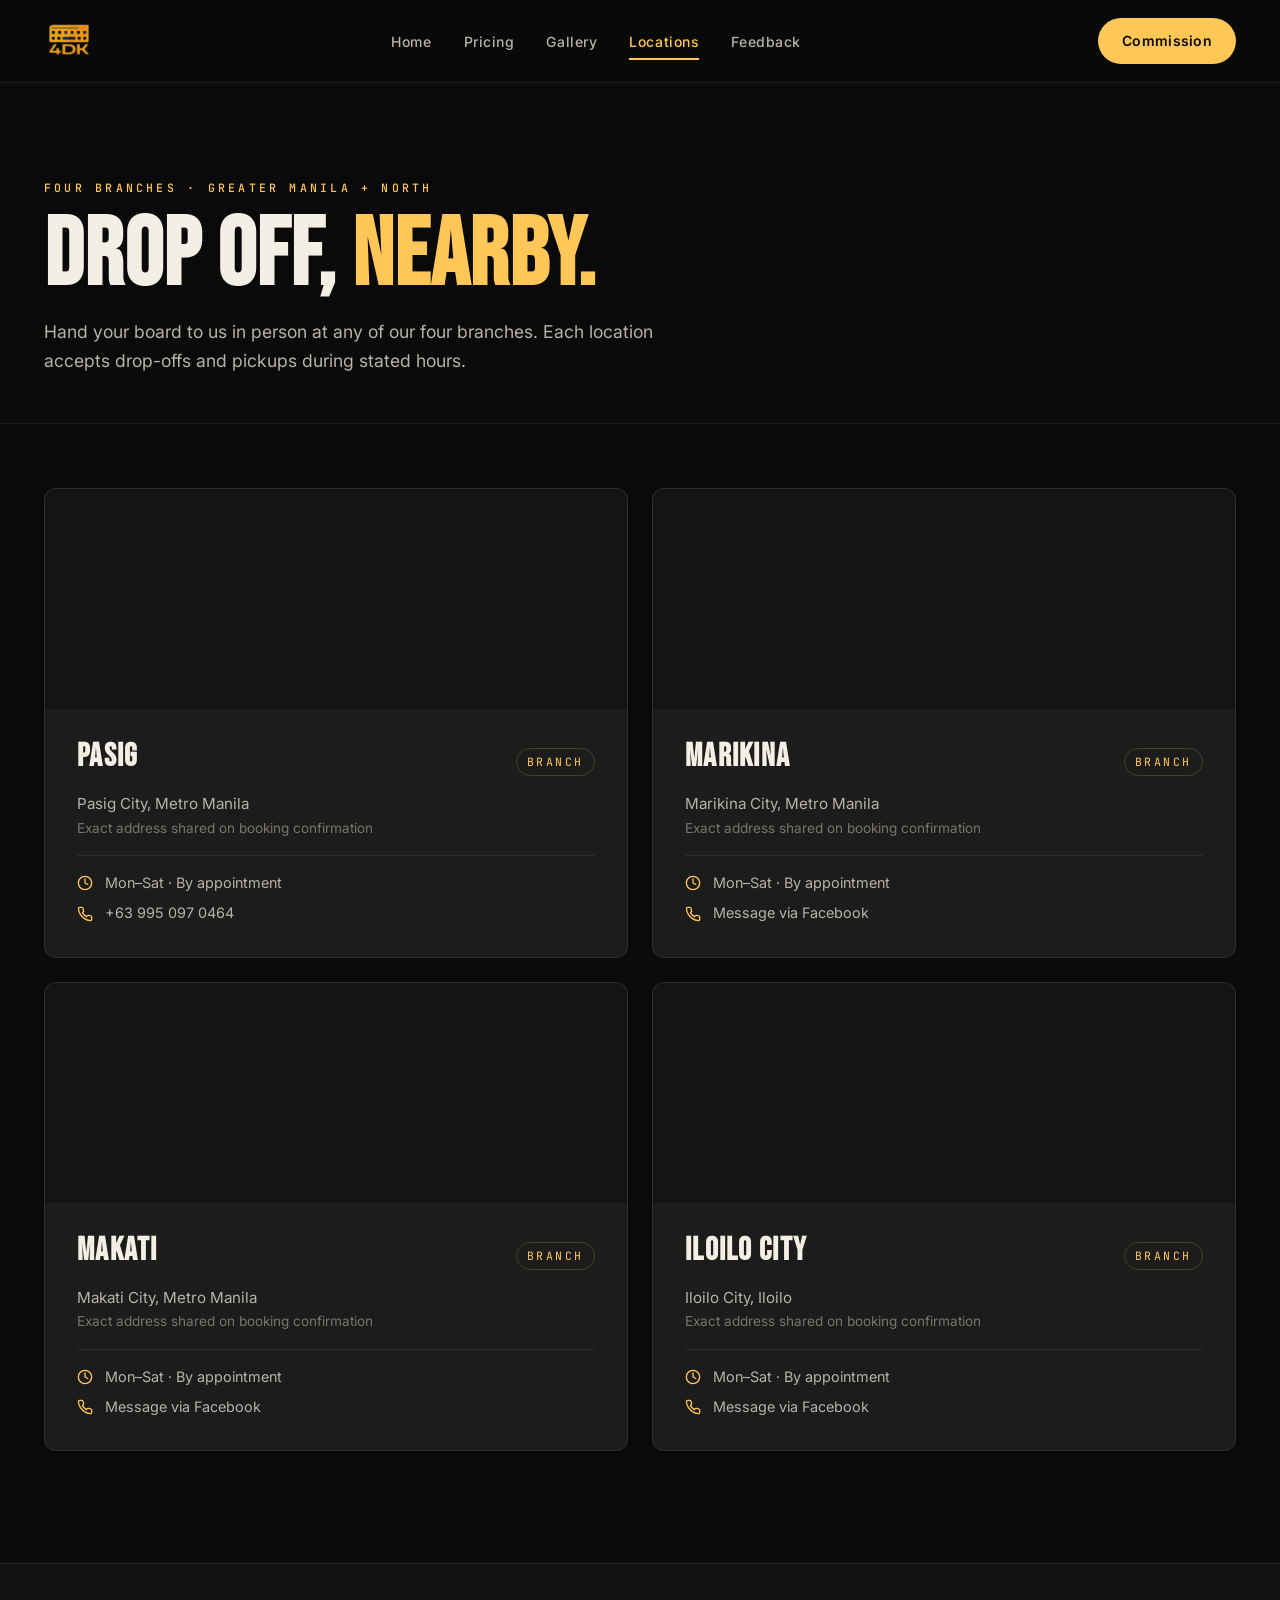
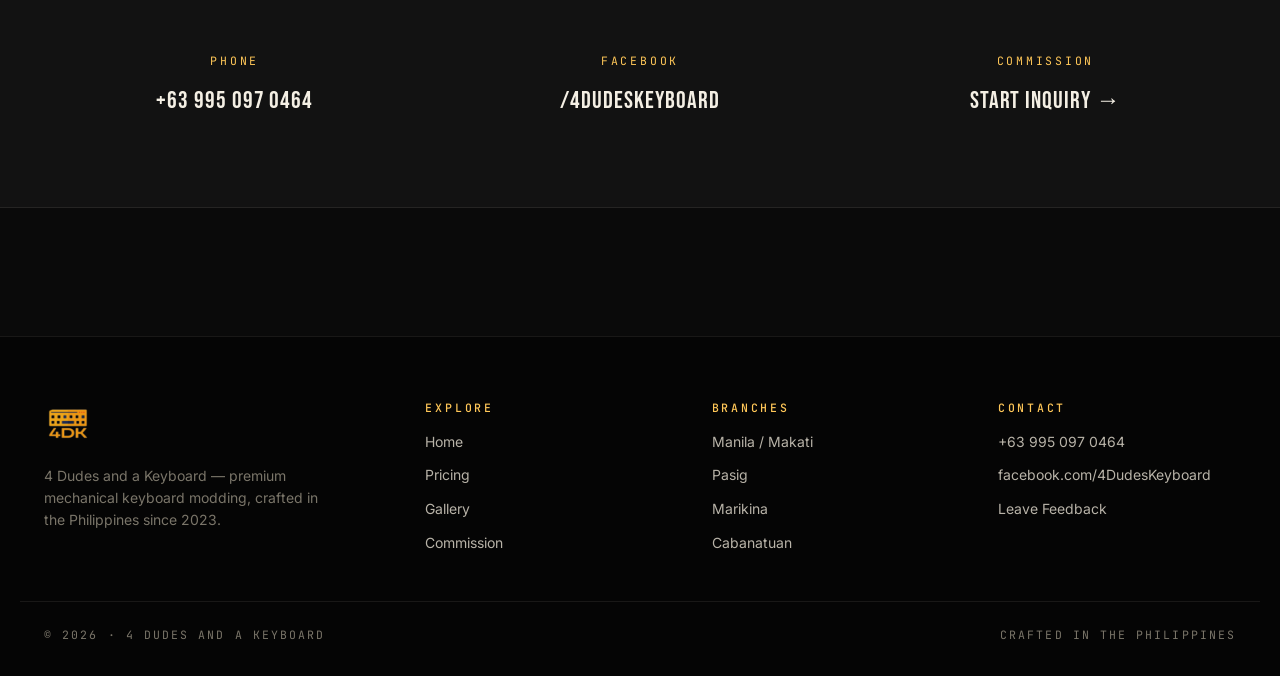
<file: locations.html>
<!DOCTYPE html>
<html lang="en">
<head>
  <meta charset="UTF-8">
  <meta name="viewport" content="width=device-width, initial-scale=1.0">
  <title>Locations — 4DK</title>
  <meta name="description" content="4DK keyboard modding branches across Metro Manila and beyond. Drop off in Pasig, Marikina, Cabanatuan, or Makati.">
  <link rel="icon" href="images/4dkminilogonobg.png">
  <link rel="stylesheet" href="assets/css/styles.css">

  <style>
    /* ── PAGE HERO ─────────────────────────────────────────── */
    .page-hero {
      padding: var(--sp-9) 0 var(--sp-7);
      border-bottom: 1px solid var(--rule);
    }

    .page-hero__title {
      font-family: 'Bebas Neue', sans-serif;
      font-size: var(--fs-display-xl);
      line-height: 0.92;
      letter-spacing: 0.01em;
      color: var(--ink);
      text-transform: uppercase;
      margin-bottom: var(--sp-4);
    }

    .page-hero__title em {
      font-style: normal;
      color: var(--yellow);
    }

    .page-hero__lede {
      font-size: 1.1rem;
      color: var(--ink-mid);
      max-width: 620px;
      line-height: 1.65;
    }

    /* ── BRANCH GRID ───────────────────────────────────────── */
    .branches {
      padding: var(--sp-8) 0;
      display: grid;
      grid-template-columns: repeat(2, 1fr);
      gap: var(--sp-5);
      max-width: var(--container-max);
      margin: 0 auto;
      padding-left: var(--sp-5);
      padding-right: var(--sp-5);
    }

    .branch {
      background: var(--bg-card);
      border: 1px solid var(--rule);
      border-radius: 12px;
      overflow: hidden;
      transition: all 0.3s var(--ease);
      display: flex;
      flex-direction: column;
    }

    .branch:hover {
      border-color: var(--rule-accent);
      transform: translateY(-3px);
    }

    .branch__map {
      width: 100%;
      height: 220px;
      border: none;
      filter: grayscale(0.3) brightness(0.85);
      background: var(--bg-elev-2);
    }

    .branch__body {
      padding: var(--sp-6);
      display: flex;
      flex-direction: column;
      gap: var(--sp-4);
      flex: 1;
    }

    .branch__head {
      display: flex;
      align-items: baseline;
      justify-content: space-between;
      gap: var(--sp-3);
    }

    .branch__name {
      font-family: 'Bebas Neue', sans-serif;
      font-size: 2rem;
      line-height: 1;
      letter-spacing: 0.04em;
      color: var(--ink);
      text-transform: uppercase;
    }

    .branch__tag {
      font-family: 'JetBrains Mono', monospace;
      font-size: var(--fs-eyebrow);
      letter-spacing: 0.22em;
      text-transform: uppercase;
      color: var(--yellow);
      padding: 4px 10px;
      border: 1px solid var(--rule-accent);
      border-radius: 999px;
      white-space: nowrap;
    }

    .branch__address {
      font-size: 0.95rem;
      line-height: 1.55;
      color: var(--ink-mid);
    }

    .branch__details {
      display: flex;
      flex-direction: column;
      gap: var(--sp-2);
      padding-top: var(--sp-4);
      border-top: 1px solid var(--rule);
      margin-top: auto;
    }

    .branch__detail {
      display: flex;
      align-items: center;
      gap: var(--sp-3);
      font-size: 0.9rem;
      color: var(--ink-mid);
    }

    .branch__detail svg {
      width: 16px;
      height: 16px;
      color: var(--yellow);
      flex-shrink: 0;
    }

    @media (max-width: 880px) {
      .branches { grid-template-columns: 1fr; }
    }

    /* ── CONTACT STRIP ─────────────────────────────────────── */
    .contact-strip {
      background: var(--bg-elev-1);
      padding: var(--sp-8) 0;
      border-top: 1px solid var(--rule);
      border-bottom: 1px solid var(--rule);
      margin-top: var(--sp-7);
    }

    .contact-grid {
      display: grid;
      grid-template-columns: repeat(3, 1fr);
      gap: var(--sp-5);
    }

    .contact-card {
      text-align: center;
      padding: var(--sp-5);
    }

    .contact-card__label {
      font-family: 'JetBrains Mono', monospace;
      font-size: var(--fs-eyebrow);
      letter-spacing: 0.24em;
      text-transform: uppercase;
      color: var(--yellow);
      margin-bottom: var(--sp-3);
    }

    .contact-card__value {
      font-family: 'Bebas Neue', sans-serif;
      font-size: 1.5rem;
      color: var(--ink);
      letter-spacing: 0.04em;
      transition: color 0.2s var(--ease);
    }

    .contact-card a.contact-card__value:hover {
      color: var(--yellow);
    }

    @media (max-width: 720px) {
      .contact-grid { grid-template-columns: 1fr; }
    }

  </style>
</head>
<body>

  <div id="nav-mount"></div>

  <!-- ═══ PAGE HERO ═══════════════════════════════════════════ -->
  <section class="page-hero">
    <div class="container">
      <div class="eyebrow" style="margin-bottom: var(--sp-4);">Four Branches · Greater Manila + North</div>
      <h1 class="page-hero__title">
        Drop off, <em>nearby.</em>
      </h1>
      <p class="page-hero__lede">
        Hand your board to us in person at any of our four branches.
        Each location accepts drop-offs and pickups during stated hours.
      </p>
    </div>
  </section>

  <!-- ═══ BRANCH GRID ═════════════════════════════════════════ -->
  <div class="branches">

    <article class="branch">
      <iframe class="branch__map"
        src="https://www.google.com/maps?q=Pasig%20City%20Philippines&output=embed"
        loading="lazy"
        title="Pasig City map"></iframe>
      <div class="branch__body">
        <div class="branch__head">
          <h2 class="branch__name">Pasig</h2>
          <span class="branch__tag">Branch</span>
        </div>
        <p class="branch__address">
          Pasig City, Metro Manila<br>
          <em style="color: var(--ink-dim); font-style: normal; font-size: 0.85rem;">Exact address shared on booking confirmation</em>
        </p>
        <div class="branch__details">
          <div class="branch__detail">
            <svg viewBox="0 0 24 24" fill="none" stroke="currentColor" stroke-width="2" stroke-linecap="round" stroke-linejoin="round">
              <circle cx="12" cy="12" r="10"/>
              <polyline points="12 6 12 12 16 14"/>
            </svg>
            Mon–Sat · By appointment
          </div>
          <div class="branch__detail">
            <svg viewBox="0 0 24 24" fill="none" stroke="currentColor" stroke-width="2" stroke-linecap="round" stroke-linejoin="round">
              <path d="M22 16.92v3a2 2 0 0 1-2.18 2 19.79 19.79 0 0 1-8.63-3.07 19.5 19.5 0 0 1-6-6 19.79 19.79 0 0 1-3.07-8.67A2 2 0 0 1 4.11 2h3a2 2 0 0 1 2 1.72 12.84 12.84 0 0 0 .7 2.81 2 2 0 0 1-.45 2.11L8.09 9.91a16 16 0 0 0 6 6l1.27-1.27a2 2 0 0 1 2.11-.45 12.84 12.84 0 0 0 2.81.7A2 2 0 0 1 22 16.92z"/>
            </svg>
            +63 995 097 0464
          </div>
        </div>
      </div>
    </article>

    <article class="branch">
      <iframe class="branch__map"
        src="https://www.google.com/maps?q=Marikina%20City%20Philippines&output=embed"
        loading="lazy"
        title="Marikina City map"></iframe>
      <div class="branch__body">
        <div class="branch__head">
          <h2 class="branch__name">Marikina</h2>
          <span class="branch__tag">Branch</span>
        </div>
        <p class="branch__address">
          Marikina City, Metro Manila<br>
          <em style="color: var(--ink-dim); font-style: normal; font-size: 0.85rem;">Exact address shared on booking confirmation</em>
        </p>
        <div class="branch__details">
          <div class="branch__detail">
            <svg viewBox="0 0 24 24" fill="none" stroke="currentColor" stroke-width="2" stroke-linecap="round" stroke-linejoin="round">
              <circle cx="12" cy="12" r="10"/>
              <polyline points="12 6 12 12 16 14"/>
            </svg>
            Mon–Sat · By appointment
          </div>
          <div class="branch__detail">
            <svg viewBox="0 0 24 24" fill="none" stroke="currentColor" stroke-width="2" stroke-linecap="round" stroke-linejoin="round">
              <path d="M22 16.92v3a2 2 0 0 1-2.18 2 19.79 19.79 0 0 1-8.63-3.07 19.5 19.5 0 0 1-6-6 19.79 19.79 0 0 1-3.07-8.67A2 2 0 0 1 4.11 2h3a2 2 0 0 1 2 1.72 12.84 12.84 0 0 0 .7 2.81 2 2 0 0 1-.45 2.11L8.09 9.91a16 16 0 0 0 6 6l1.27-1.27a2 2 0 0 1 2.11-.45 12.84 12.84 0 0 0 2.81.7A2 2 0 0 1 22 16.92z"/>
            </svg>
            Message via Facebook
          </div>
        </div>
      </div>
    </article>

    <article class="branch">
      <iframe class="branch__map"
        src="https://www.google.com/maps?q=Makati%20City%20Philippines&output=embed"
        loading="lazy"
        title="Makati City map"></iframe>
      <div class="branch__body">
        <div class="branch__head">
          <h2 class="branch__name">Makati</h2>
          <span class="branch__tag">Branch</span>
        </div>
        <p class="branch__address">
          Makati City, Metro Manila<br>
          <em style="color: var(--ink-dim); font-style: normal; font-size: 0.85rem;">Exact address shared on booking confirmation</em>
        </p>
        <div class="branch__details">
          <div class="branch__detail">
            <svg viewBox="0 0 24 24" fill="none" stroke="currentColor" stroke-width="2" stroke-linecap="round" stroke-linejoin="round">
              <circle cx="12" cy="12" r="10"/>
              <polyline points="12 6 12 12 16 14"/>
            </svg>
            Mon–Sat · By appointment
          </div>
          <div class="branch__detail">
            <svg viewBox="0 0 24 24" fill="none" stroke="currentColor" stroke-width="2" stroke-linecap="round" stroke-linejoin="round">
              <path d="M22 16.92v3a2 2 0 0 1-2.18 2 19.79 19.79 0 0 1-8.63-3.07 19.5 19.5 0 0 1-6-6 19.79 19.79 0 0 1-3.07-8.67A2 2 0 0 1 4.11 2h3a2 2 0 0 1 2 1.72 12.84 12.84 0 0 0 .7 2.81 2 2 0 0 1-.45 2.11L8.09 9.91a16 16 0 0 0 6 6l1.27-1.27a2 2 0 0 1 2.11-.45 12.84 12.84 0 0 0 2.81.7A2 2 0 0 1 22 16.92z"/>
            </svg>
            Message via Facebook
          </div>
        </div>
      </div>
    </article>

    <article class="branch">
      <iframe class="branch__map"
        src="https://www.google.com/maps?q=Iloilo%20City%20Philippines&output=embed"
        loading="lazy"
        title="Iloilo City map"></iframe>
      <div class="branch__body">
        <div class="branch__head">
          <h2 class="branch__name">Iloilo City</h2>
          <span class="branch__tag">Branch</span>
        </div>
        <p class="branch__address">
          Iloilo City, Iloilo<br>
          <em style="color: var(--ink-dim); font-style: normal; font-size: 0.85rem;">Exact address shared on booking confirmation</em>
        </p>
        <div class="branch__details">
          <div class="branch__detail">
            <svg viewBox="0 0 24 24" fill="none" stroke="currentColor" stroke-width="2" stroke-linecap="round" stroke-linejoin="round">
              <circle cx="12" cy="12" r="10"/>
              <polyline points="12 6 12 12 16 14"/>
            </svg>
            Mon–Sat · By appointment
          </div>
          <div class="branch__detail">
            <svg viewBox="0 0 24 24" fill="none" stroke="currentColor" stroke-width="2" stroke-linecap="round" stroke-linejoin="round">
              <path d="M22 16.92v3a2 2 0 0 1-2.18 2 19.79 19.79 0 0 1-8.63-3.07 19.5 19.5 0 0 1-6-6 19.79 19.79 0 0 1-3.07-8.67A2 2 0 0 1 4.11 2h3a2 2 0 0 1 2 1.72 12.84 12.84 0 0 0 .7 2.81 2 2 0 0 1-.45 2.11L8.09 9.91a16 16 0 0 0 6 6l1.27-1.27a2 2 0 0 1 2.11-.45 12.84 12.84 0 0 0 2.81.7A2 2 0 0 1 22 16.92z"/>
            </svg>
            Message via Facebook
          </div>
        </div>
      </div>
    </article>

  </div>

  <!-- ═══ CONTACT STRIP ═══════════════════════════════════════ -->
  <section class="contact-strip">
    <div class="container">
      <div class="contact-grid">
        <div class="contact-card">
          <div class="contact-card__label">Phone</div>
          <a href="tel:+639950970464" class="contact-card__value">+63 995 097 0464</a>
        </div>
        <div class="contact-card">
          <div class="contact-card__label">Facebook</div>
          <a href="https://www.facebook.com/4DudesKeyboard" target="_blank" rel="noopener" class="contact-card__value">/4DudesKeyboard</a>
        </div>
        <div class="contact-card">
          <div class="contact-card__label">Commission</div>
          <a href="commission.html" class="contact-card__value">Start Inquiry →</a>
        </div>
      </div>
    </div>
  </section>

  <div id="footer-mount"></div>

  <script src="assets/js/components.js"></script>
</body>
</html>
</file>
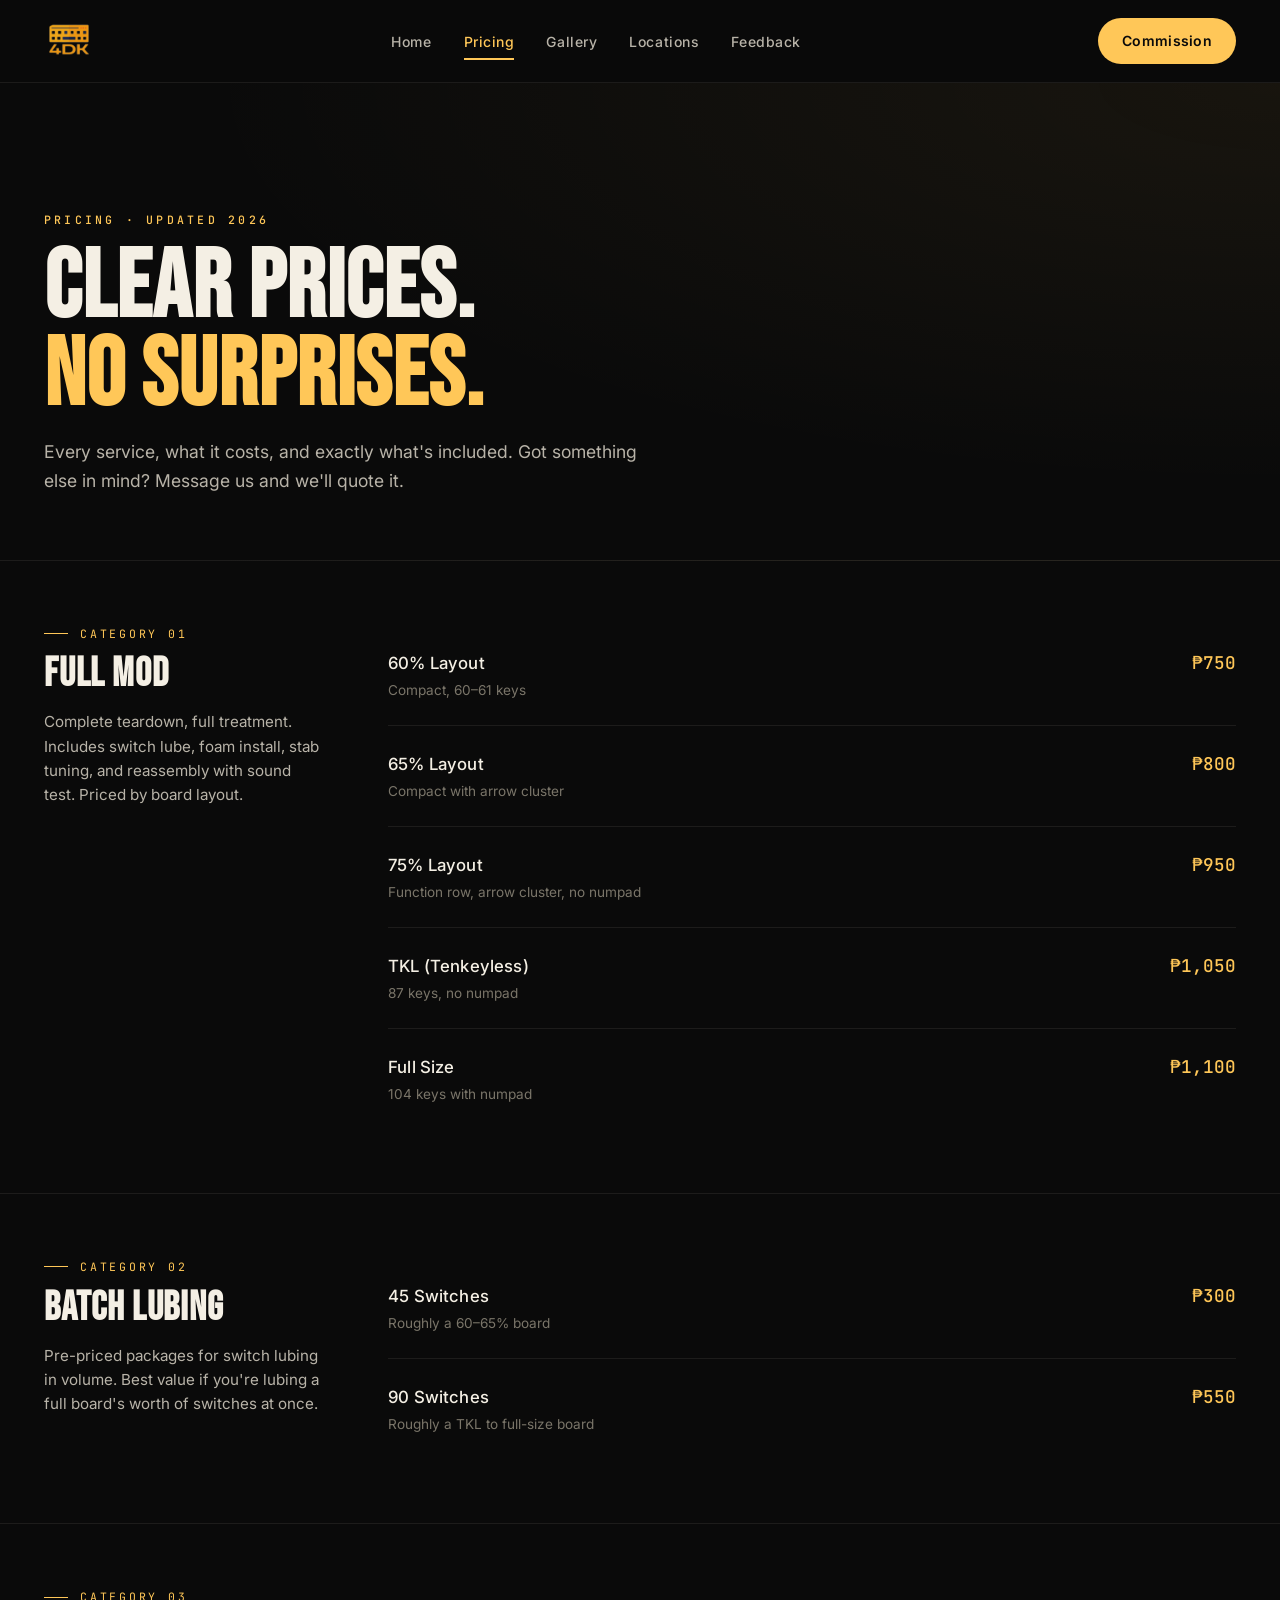
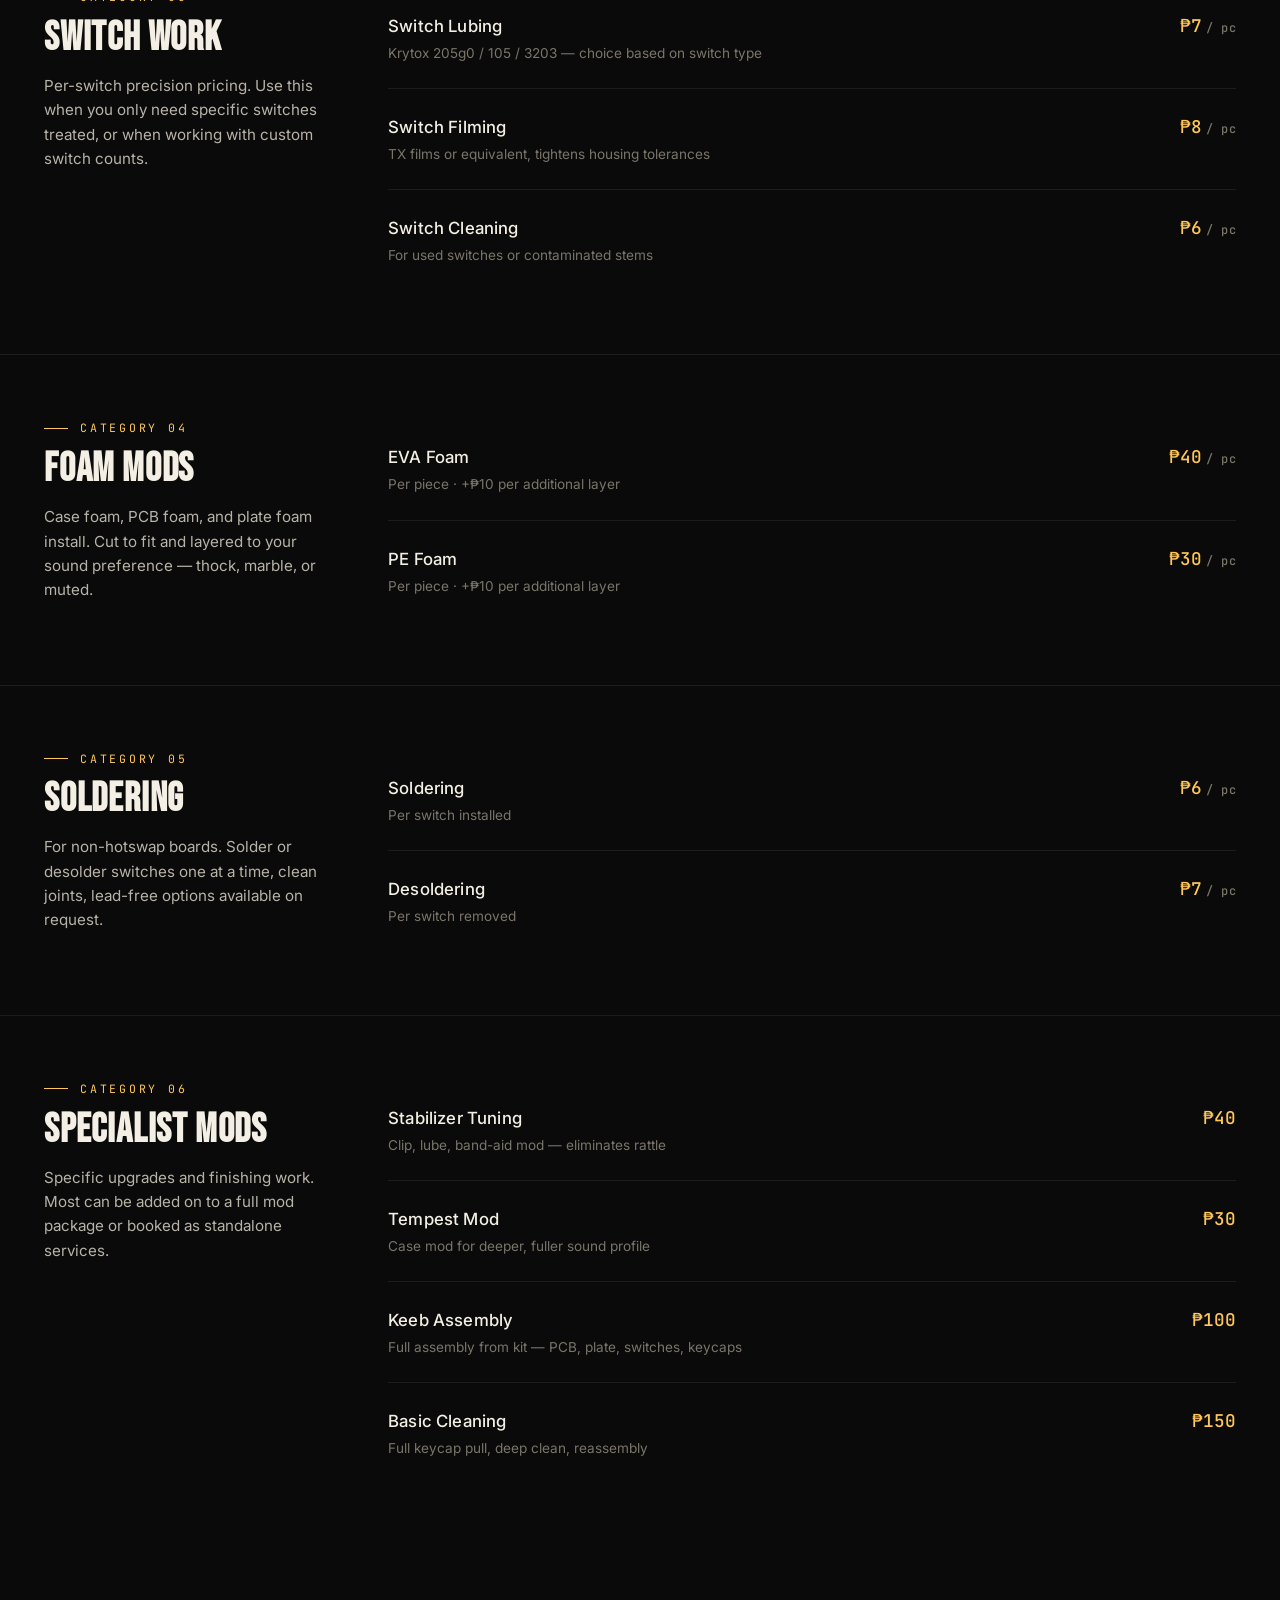
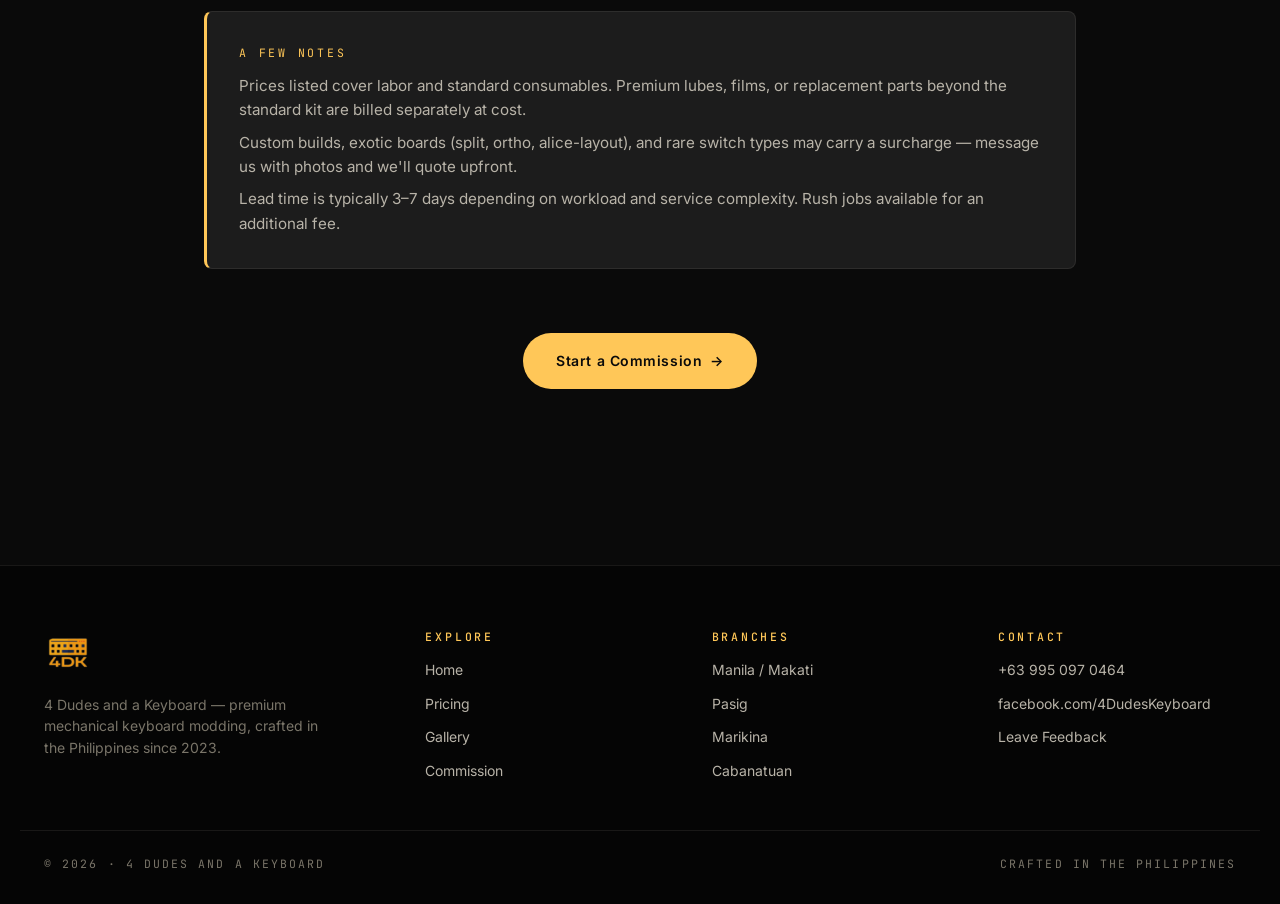
<file: pricing.html>
<!DOCTYPE html>
<html lang="en">
<head>
  <meta charset="UTF-8">
  <meta name="viewport" content="width=device-width, initial-scale=1.0">
  <title>Pricing — 4DK</title>
  <meta name="description" content="Transparent pricing for keyboard modding services. Full mods, switch work, foam, soldering, and more.">
  <link rel="icon" href="images/4dkminilogonobg.png">
  <link rel="stylesheet" href="assets/css/styles.css">

  <style>
    /* ── PAGE HERO ─────────────────────────────────────────── */
    .page-hero {
      padding: var(--sp-10) 0 var(--sp-8);
      border-bottom: 1px solid var(--rule);
      background:
        radial-gradient(ellipse at top right, rgba(255, 199, 88, 0.06), transparent 60%),
        var(--bg);
    }

    .page-hero__title {
      font-family: 'Bebas Neue', sans-serif;
      font-size: var(--fs-display-xl);
      line-height: 0.92;
      letter-spacing: 0.01em;
      color: var(--ink);
      text-transform: uppercase;
      margin-bottom: var(--sp-4);
    }

    .page-hero__title em {
      font-style: normal;
      color: var(--yellow);
    }

    .page-hero__lede {
      font-size: 1.1rem;
      color: var(--ink-mid);
      max-width: 620px;
      line-height: 1.65;
    }

    /* ── PRICING CATEGORY ───────────────────────────────────── */
    .price-cat {
      padding: var(--sp-8) 0;
      border-bottom: 1px solid var(--rule);
    }

    .price-cat:last-of-type { border-bottom: none; }

    .price-cat__inner {
      max-width: var(--container-max);
      margin: 0 auto;
      padding: 0 var(--sp-5);
      display: grid;
      grid-template-columns: 280px 1fr;
      gap: var(--sp-8);
      align-items: start;
    }

    .price-cat__head {
      position: sticky;
      top: 100px;
    }

    .price-cat__eyebrow {
      font-family: 'JetBrains Mono', monospace;
      font-size: var(--fs-eyebrow);
      letter-spacing: 0.24em;
      text-transform: uppercase;
      color: var(--yellow);
      margin-bottom: var(--sp-3);
      display: flex;
      align-items: center;
      gap: var(--sp-3);
    }

    .price-cat__eyebrow::before {
      content: "";
      width: 24px;
      height: 1px;
      background: var(--yellow);
    }

    .price-cat__title {
      font-family: 'Bebas Neue', sans-serif;
      font-size: 2.5rem;
      line-height: 1;
      letter-spacing: 0.02em;
      color: var(--ink);
      margin-bottom: var(--sp-4);
      text-transform: uppercase;
    }

    .price-cat__desc {
      font-size: 0.95rem;
      color: var(--ink-mid);
      line-height: 1.6;
    }

    .price-cat__list {
      display: flex;
      flex-direction: column;
    }

    .price-row {
      display: grid;
      grid-template-columns: 1fr auto;
      align-items: baseline;
      padding: var(--sp-5) 0;
      border-bottom: 1px solid var(--rule);
      transition: all 0.2s var(--ease);
    }

    .price-row:last-child { border-bottom: none; }

    .price-row:hover {
      padding-left: var(--sp-3);
      border-bottom-color: var(--rule-accent);
    }

    .price-row__name {
      font-family: 'Inter', sans-serif;
      font-size: 1.05rem;
      font-weight: 500;
      color: var(--ink);
      letter-spacing: 0.01em;
    }

    .price-row__sub {
      display: block;
      font-family: 'Inter', sans-serif;
      font-size: 0.85rem;
      font-weight: 400;
      color: var(--ink-dim);
      margin-top: var(--sp-1);
      letter-spacing: 0;
    }

    .price-row__amount {
      font-family: 'JetBrains Mono', monospace;
      font-size: 1.1rem;
      font-weight: 500;
      color: var(--yellow);
      white-space: nowrap;
    }

    .price-row__amount .unit {
      font-size: 0.75rem;
      color: var(--ink-dim);
      margin-left: var(--sp-1);
      letter-spacing: 0.04em;
    }

    @media (max-width: 880px) {
      .price-cat__inner {
        grid-template-columns: 1fr;
        gap: var(--sp-5);
      }
      .price-cat__head { position: static; }
    }

    /* ── BOTTOM NOTE ────────────────────────────────────────── */
    .price-note {
      margin-top: var(--sp-8);
      padding: var(--sp-6);
      background: var(--bg-card);
      border: 1px solid var(--rule);
      border-left: 3px solid var(--yellow);
      border-radius: 8px;
    }

    .price-note__title {
      font-family: 'JetBrains Mono', monospace;
      font-size: var(--fs-eyebrow);
      letter-spacing: 0.24em;
      text-transform: uppercase;
      color: var(--yellow);
      margin-bottom: var(--sp-3);
    }

    .price-note p {
      font-size: 0.95rem;
      line-height: 1.6;
      margin-bottom: var(--sp-2);
    }

    .price-note p:last-child { margin-bottom: 0; }

    /* ── FINAL CTA ──────────────────────────────────────────── */
    .price-cta {
      text-align: center;
      padding: var(--sp-8) 0 var(--sp-7);
    }

  </style>
</head>
<body>

  <div id="nav-mount"></div>

  <!-- ═══ PAGE HERO ═══════════════════════════════════════════ -->
   
  <section class="page-hero">
    <div class="container">
      <div class="eyebrow reveal" style="margin-bottom: var(--sp-4);">Pricing · Updated 2026</div>
      <h1 class="page-hero__title reveal reveal--delay-1">
        Clear prices.<br><em>No surprises.</em>
      </h1>
      <p class="page-hero__lede reveal reveal--delay-2">
        Every service, what it costs, and exactly what's included.
        Got something else in mind? Message us and we'll quote it.
      </p>
    </div>
  </section>

  <!-- ═══ FULL MOD ════════════════════════════════════════════ -->
  <section class="price-cat">
    <div class="price-cat__inner">
      <div class="price-cat__head">
        <div class="price-cat__eyebrow">Category 01</div>
        <h2 class="price-cat__title">Full Mod</h2>
        <p class="price-cat__desc">
          Complete teardown, full treatment. Includes switch lube, foam install,
          stab tuning, and reassembly with sound test. Priced by board layout.
        </p>
      </div>
      <div class="price-cat__list">
        <div class="price-row">
          <span class="price-row__name">60% Layout
            <span class="price-row__sub">Compact, 60–61 keys</span>
          </span>
          <span class="price-row__amount">₱750</span>
        </div>
        <div class="price-row">
          <span class="price-row__name">65% Layout
            <span class="price-row__sub">Compact with arrow cluster</span>
          </span>
          <span class="price-row__amount">₱800</span>
        </div>
        <div class="price-row">
          <span class="price-row__name">75% Layout
            <span class="price-row__sub">Function row, arrow cluster, no numpad</span>
          </span>
          <span class="price-row__amount">₱950</span>
        </div>
        <div class="price-row">
          <span class="price-row__name">TKL (Tenkeyless)
            <span class="price-row__sub">87 keys, no numpad</span>
          </span>
          <span class="price-row__amount">₱1,050</span>
        </div>
        <div class="price-row">
          <span class="price-row__name">Full Size
            <span class="price-row__sub">104 keys with numpad</span>
          </span>
          <span class="price-row__amount">₱1,100</span>
        </div>
      </div>
    </div>
  </section>

  <!-- ═══ LUBING (BATCH) ══════════════════════════════════════ -->
  <section class="price-cat">
    <div class="price-cat__inner">
      <div class="price-cat__head">
        <div class="price-cat__eyebrow">Category 02</div>
        <h2 class="price-cat__title">Batch Lubing</h2>
        <p class="price-cat__desc">
          Pre-priced packages for switch lubing in volume. Best value if you're
          lubing a full board's worth of switches at once.
        </p>
      </div>
      <div class="price-cat__list">
        <div class="price-row">
          <span class="price-row__name">45 Switches
            <span class="price-row__sub">Roughly a 60–65% board</span>
          </span>
          <span class="price-row__amount">₱300</span>
        </div>
        <div class="price-row">
          <span class="price-row__name">90 Switches
            <span class="price-row__sub">Roughly a TKL to full-size board</span>
          </span>
          <span class="price-row__amount">₱550</span>
        </div>
      </div>
    </div>
  </section>

  <!-- ═══ SWITCH WORK ═════════════════════════════════════════ -->
  <section class="price-cat">
    <div class="price-cat__inner">
      <div class="price-cat__head">
        <div class="price-cat__eyebrow">Category 03</div>
        <h2 class="price-cat__title">Switch Work</h2>
        <p class="price-cat__desc">
          Per-switch precision pricing. Use this when you only need specific
          switches treated, or when working with custom switch counts.
        </p>
      </div>
      <div class="price-cat__list">
        <div class="price-row">
          <span class="price-row__name">Switch Lubing
            <span class="price-row__sub">Krytox 205g0 / 105 / 3203 — choice based on switch type</span>
          </span>
          <span class="price-row__amount">₱7<span class="unit">/ pc</span></span>
        </div>
        <div class="price-row">
          <span class="price-row__name">Switch Filming
            <span class="price-row__sub">TX films or equivalent, tightens housing tolerances</span>
          </span>
          <span class="price-row__amount">₱8<span class="unit">/ pc</span></span>
        </div>
        <div class="price-row">
          <span class="price-row__name">Switch Cleaning
            <span class="price-row__sub">For used switches or contaminated stems</span>
          </span>
          <span class="price-row__amount">₱6<span class="unit">/ pc</span></span>
        </div>
      </div>
    </div>
  </section>

  <!-- ═══ FOAM MODS ═══════════════════════════════════════════ -->
  <section class="price-cat">
    <div class="price-cat__inner">
      <div class="price-cat__head">
        <div class="price-cat__eyebrow">Category 04</div>
        <h2 class="price-cat__title">Foam Mods</h2>
        <p class="price-cat__desc">
          Case foam, PCB foam, and plate foam install. Cut to fit and layered to
          your sound preference — thock, marble, or muted.
        </p>
      </div>
      <div class="price-cat__list">
        <div class="price-row">
          <span class="price-row__name">EVA Foam
            <span class="price-row__sub">Per piece · +₱10 per additional layer</span>
          </span>
          <span class="price-row__amount">₱40<span class="unit">/ pc</span></span>
        </div>
        <div class="price-row">
          <span class="price-row__name">PE Foam
            <span class="price-row__sub">Per piece · +₱10 per additional layer</span>
          </span>
          <span class="price-row__amount">₱30<span class="unit">/ pc</span></span>
        </div>
      </div>
    </div>
  </section>

  <!-- ═══ SOLDERING ═══════════════════════════════════════════ -->
  <section class="price-cat">
    <div class="price-cat__inner">
      <div class="price-cat__head">
        <div class="price-cat__eyebrow">Category 05</div>
        <h2 class="price-cat__title">Soldering</h2>
        <p class="price-cat__desc">
          For non-hotswap boards. Solder or desolder switches one at a time,
          clean joints, lead-free options available on request.
        </p>
      </div>
      <div class="price-cat__list">
        <div class="price-row">
          <span class="price-row__name">Soldering
            <span class="price-row__sub">Per switch installed</span>
          </span>
          <span class="price-row__amount">₱6<span class="unit">/ pc</span></span>
        </div>
        <div class="price-row">
          <span class="price-row__name">Desoldering
            <span class="price-row__sub">Per switch removed</span>
          </span>
          <span class="price-row__amount">₱7<span class="unit">/ pc</span></span>
        </div>
      </div>
    </div>
  </section>

  <!-- ═══ OTHER SERVICES ══════════════════════════════════════ -->
  <section class="price-cat">
    <div class="price-cat__inner">
      <div class="price-cat__head">
        <div class="price-cat__eyebrow">Category 06</div>
        <h2 class="price-cat__title">Specialist Mods</h2>
        <p class="price-cat__desc">
          Specific upgrades and finishing work. Most can be added on to a full
          mod package or booked as standalone services.
        </p>
      </div>
      <div class="price-cat__list">
        <div class="price-row">
          <span class="price-row__name">Stabilizer Tuning
            <span class="price-row__sub">Clip, lube, band-aid mod — eliminates rattle</span>
          </span>
          <span class="price-row__amount">₱40</span>
        </div>
        <div class="price-row">
          <span class="price-row__name">Tempest Mod
            <span class="price-row__sub">Case mod for deeper, fuller sound profile</span>
          </span>
          <span class="price-row__amount">₱30</span>
        </div>
        <div class="price-row">
          <span class="price-row__name">Keeb Assembly
            <span class="price-row__sub">Full assembly from kit — PCB, plate, switches, keycaps</span>
          </span>
          <span class="price-row__amount">₱100</span>
        </div>
        <div class="price-row">
          <span class="price-row__name">Basic Cleaning
            <span class="price-row__sub">Full keycap pull, deep clean, reassembly</span>
          </span>
          <span class="price-row__amount">₱150</span>
        </div>
      </div>
    </div>
  </section>

  <!-- ═══ NOTE + CTA ══════════════════════════════════════════ -->
  <div class="container container--narrow">
    <div class="price-note">
      <div class="price-note__title">A Few Notes</div>
      <p>Prices listed cover labor and standard consumables. Premium lubes, films, or replacement parts beyond the standard kit are billed separately at cost.</p>
      <p>Custom builds, exotic boards (split, ortho, alice-layout), and rare switch types may carry a surcharge — message us with photos and we'll quote upfront.</p>
      <p>Lead time is typically 3–7 days depending on workload and service complexity. Rush jobs available for an additional fee.</p>
    </div>

    <div class="price-cta">
      <a href="commission.html" class="btn btn--primary">
        Start a Commission
        <span class="btn__arrow">→</span>
      </a>
    </div>
  </div>

  <div id="footer-mount"></div>

  <script src="assets/js/components.js"></script>
</body>
</html>
</file>
<file: assets/css/styles.css>
/* ═══════════════════════════════════════════════════════════════════
   4DK · 4 DUDES AND A KEYBOARD
   Master stylesheet — design tokens, layout primitives, components
   ═══════════════════════════════════════════════════════════════════ */

@import url('https://fonts.googleapis.com/css2?family=Bebas+Neue&family=Inter:wght@300;400;500;600;700;900&family=JetBrains+Mono:wght@400;500&display=swap');

/* ── DESIGN TOKENS ───────────────────────────────────────────────── */
:root {
  /* Surfaces */
  --bg:          #0a0a0a;
  --bg-elev-1:   #121212;
  --bg-elev-2:   #181818;
  --bg-card:     #1c1c1c;
  --bg-overlay:  rgba(10, 10, 10, 0.92);

  /* Brand accent — the 4DK yellow */
  --yellow:      #ffc758;
  --yellow-deep: #fcac0e;
  --yellow-soft: #b89346;
  --yellow-faint:#4a3b1a;

  /* Ink / text */
  --ink:         #f4efe4;
  --ink-mid:     #b8b3a8;
  --ink-dim:     #7a7569;
  --ink-faint:   #3a3833;

  /* Rules / borders */
  --rule:        rgba(244, 239, 228, 0.08);
  --rule-strong: rgba(244, 239, 228, 0.18);
  --rule-accent: rgba(255, 199, 88, 0.20);

  /* Type scale */
  --fs-display-xl: clamp(3rem, 8vw, 6rem);
  --fs-display:    clamp(2.25rem, 5vw, 4rem);
  --fs-h1:         clamp(1.75rem, 3.5vw, 2.5rem);
  --fs-h2:         clamp(1.4rem, 2.5vw, 1.75rem);
  --fs-h3:         clamp(1.15rem, 2vw, 1.3rem);
  --fs-body:       1rem;
  --fs-small:      0.875rem;
  --fs-mono:       0.85rem;
  --fs-eyebrow:    0.72rem;

  /* Spacing scale */
  --sp-1: 0.25rem;
  --sp-2: 0.5rem;
  --sp-3: 0.75rem;
  --sp-4: 1rem;
  --sp-5: 1.5rem;
  --sp-6: 2rem;
  --sp-7: 3rem;
  --sp-8: 4rem;
  --sp-9: 6rem;
  --sp-10: 8rem;

  /* Containers */
  --container-max: 1240px;
  --container-narrow: 920px;
  --container-tight: 680px;

  /* Motion */
  --ease: cubic-bezier(.4, 0, .2, 1);
  --ease-out: cubic-bezier(.16, 1, .3, 1);
}

/* ── RESET ───────────────────────────────────────────────────────── */
*, *::before, *::after { box-sizing: border-box; margin: 0; padding: 0; }

html { scroll-behavior: smooth; }

body {
  min-height: 100vh;
  background: var(--bg);
  color: var(--ink);
  font-family: 'Inter', system-ui, sans-serif;
  font-size: var(--fs-body);
  line-height: 1.55;
  font-weight: 400;
  -webkit-font-smoothing: antialiased;
  -moz-osx-font-smoothing: grayscale;
  overflow-x: hidden;
}

img { max-width: 100%; display: block; }

a {
  color: inherit;
  text-decoration: none;
  transition: color 0.2s var(--ease);
}

button {
  background: none;
  border: none;
  cursor: pointer;
  font-family: inherit;
  color: inherit;
}

/* ── TYPOGRAPHY PRIMITIVES ───────────────────────────────────────── */
.display {
  font-family: 'Bebas Neue', 'Inter', sans-serif;
  font-weight: 400;
  letter-spacing: 0.04em;
  line-height: 0.95;
  text-transform: uppercase;
}

.eyebrow {
  font-family: 'JetBrains Mono', monospace;
  font-size: var(--fs-eyebrow);
  letter-spacing: 0.28em;
  text-transform: uppercase;
  color: var(--yellow);
  font-weight: 500;
}

.mono { font-family: 'JetBrains Mono', monospace; }

h1, h2, h3, h4 { font-weight: 700; line-height: 1.15; letter-spacing: -0.01em; }

p { color: var(--ink-mid); }

/* ── CONTAINERS ──────────────────────────────────────────────────── */
.container {
  width: 100%;
  max-width: var(--container-max);
  margin: 0 auto;
  padding: 0 var(--sp-5);
}

.container--narrow { max-width: var(--container-narrow); }
.container--tight  { max-width: var(--container-tight); }

.section { padding: var(--sp-9) 0; }
.section--tight { padding: var(--sp-7) 0; }

/* ── NAVIGATION ──────────────────────────────────────────────────── */
.nav {
  position: sticky;
  top: 0;
  z-index: 100;
  background: var(--bg-overlay);
  backdrop-filter: blur(14px);
  -webkit-backdrop-filter: blur(14px);
  border-bottom: 1px solid var(--rule);
}

.nav__inner {
  max-width: var(--container-max);
  margin: 0 auto;
  padding: var(--sp-4) var(--sp-5);
  display: flex;
  align-items: center;
  justify-content: space-between;
  gap: var(--sp-5);
}

.nav__brand {
  display: flex;
  align-items: center;
  gap: var(--sp-3);
  font-family: 'Bebas Neue', sans-serif;
  font-size: 1.5rem;
  letter-spacing: 0.08em;
  color: var(--yellow);
  flex-shrink: 0;
}

.nav__brand img { height: 50px; width: auto; }

.nav__links {
  display: flex;
  align-items: center;
  gap: var(--sp-6);
  list-style: none;
}

.nav__links a {
  font-size: var(--fs-small);
  font-weight: 500;
  letter-spacing: 0.04em;
  color: var(--ink-mid);
  position: relative;
  padding: var(--sp-2) 0;
}

.nav__links a:hover { color: var(--ink); }

.nav__links a.is-current {
  color: var(--yellow);
}

.nav__links a.is-current::after {
  content: "";
  position: absolute;
  bottom: -2px;
  left: 0;
  right: 0;
  height: 2px;
  background: var(--yellow);
}

.nav__cta {
  padding: var(--sp-3) var(--sp-5);
  background: var(--yellow);
  color: var(--bg);
  border-radius: 999px;
  font-size: var(--fs-small);
  font-weight: 600;
  letter-spacing: 0.02em;
  transition: all 0.2s var(--ease);
}

.nav__cta:hover {
  background: var(--yellow-deep);
  transform: translateY(-1px);
}

.nav__toggle { display: none; }

/* mobile nav */
@media (max-width: 880px) {
  .nav__links { display: none; }
  .nav__toggle {
    display: flex;
    flex-direction: column;
    gap: 5px;
    width: 28px;
    cursor: pointer;
  }
  .nav__toggle span {
    height: 2px;
    background: var(--ink);
    transition: all 0.2s var(--ease);
  }
  .nav.is-open .nav__links {
    display: flex;
    position: absolute;
    top: 100%;
    left: 0;
    right: 0;
    flex-direction: column;
    background: var(--bg-elev-1);
    border-bottom: 1px solid var(--rule);
    padding: var(--sp-5);
    gap: var(--sp-4);
  }
  .nav.is-open .nav__toggle span:nth-child(1) { transform: rotate(45deg) translate(5px, 5px); }
  .nav.is-open .nav__toggle span:nth-child(2) { opacity: 0; }
  .nav.is-open .nav__toggle span:nth-child(3) { transform: rotate(-45deg) translate(7px, -7px); }
}

/* ── BUTTONS ─────────────────────────────────────────────────────── */
.btn {
  display: inline-flex;
  align-items: center;
  gap: var(--sp-2);
  padding: var(--sp-4) var(--sp-6);
  font-size: var(--fs-small);
  font-weight: 600;
  letter-spacing: 0.04em;
  border-radius: 999px;
  transition: all 0.25s var(--ease);
  cursor: pointer;
  border: 1px solid transparent;
}

.btn--primary {
  background: var(--yellow);
  color: var(--bg);
}
.btn--primary:hover {
  background: var(--yellow-deep);
  transform: translateY(-2px);
}

.btn--ghost {
  background: transparent;
  border-color: var(--rule-strong);
  color: var(--ink);
}
.btn--ghost:hover {
  border-color: var(--yellow);
  color: var(--yellow);
}

.btn__arrow {
  transition: transform 0.25s var(--ease);
}
.btn:hover .btn__arrow { transform: translateX(3px); }

/* ── EYEBROW + RULE PATTERN ──────────────────────────────────────── */
.section-head {
  display: flex;
  flex-direction: column;
  gap: var(--sp-4);
  margin-bottom: var(--sp-8);
}

.section-head__eyebrow {
  display: flex;
  align-items: center;
  gap: var(--sp-3);
}

.section-head__eyebrow::before {
  content: "";
  width: 32px;
  height: 1px;
  background: var(--yellow);
}

.section-head__title {
  font-family: 'Bebas Neue', sans-serif;
  font-size: var(--fs-display);
  letter-spacing: 0.02em;
  line-height: 0.95;
  color: var(--ink);
  text-transform: uppercase;
}

.section-head__desc {
  font-size: 1.05rem;
  color: var(--ink-mid);
  max-width: 600px;
  line-height: 1.6;
}

/* ── CARD ────────────────────────────────────────────────────────── */
.card {
  background: var(--bg-card);
  border: 1px solid var(--rule);
  border-radius: 12px;
  padding: var(--sp-6);
  transition: all 0.25s var(--ease);
}

.card:hover {
  border-color: var(--rule-accent);
  transform: translateY(-3px);
}

/* ── FOOTER ──────────────────────────────────────────────────────── */
.footer {
  background: #050505;
  border-top: 1px solid var(--rule);
  padding: var(--sp-8) 0 var(--sp-6);
  margin-top: var(--sp-10);
}

.footer__inner {
  max-width: var(--container-max);
  margin: 0 auto;
  padding: 0 var(--sp-5);
  display: grid;
  grid-template-columns: 1.4fr 1fr 1fr 1fr;
  gap: var(--sp-7);
}

.footer__brand {
  display: flex;
  flex-direction: column;
  gap: var(--sp-4);
}

.footer__logo {
  display: flex;
  align-items: center;
  gap: var(--sp-3);
  font-family: 'Bebas Neue', sans-serif;
  font-size: 1.6rem;
  letter-spacing: 0.06em;
  color: var(--yellow);
}

.footer__logo img { height: 48px; width: auto; }

.footer__tagline {
  font-size: var(--fs-small);
  color: var(--ink-dim);
  line-height: 1.55;
  max-width: 280px;
}

.footer__col h4 {
  font-family: 'JetBrains Mono', monospace;
  font-size: var(--fs-eyebrow);
  letter-spacing: 0.24em;
  text-transform: uppercase;
  color: var(--yellow);
  margin-bottom: var(--sp-4);
  font-weight: 500;
}

.footer__col ul { list-style: none; display: flex; flex-direction: column; gap: var(--sp-3); }

.footer__col a, .footer__col li {
  font-size: var(--fs-small);
  color: var(--ink-mid);
  transition: color 0.2s var(--ease);
}

.footer__col a:hover { color: var(--yellow); }

.footer__bottom {
  max-width: var(--container-max);
  margin: var(--sp-7) auto 0;
  padding: var(--sp-5) var(--sp-5) 0;
  border-top: 1px solid var(--rule);
  display: flex;
  justify-content: space-between;
  align-items: center;
  font-family: 'JetBrains Mono', monospace;
  font-size: var(--fs-eyebrow);
  letter-spacing: 0.18em;
  text-transform: uppercase;
  color: var(--ink-dim);
}

@media (max-width: 880px) {
  .footer__inner {
    grid-template-columns: 1fr 1fr;
    gap: var(--sp-6);
  }
  .footer__brand { grid-column: 1 / -1; }
  .footer__bottom { flex-direction: column; gap: var(--sp-3); text-align: center; }
}

/* ── UTILITY ─────────────────────────────────────────────────────── */
.text-center { text-align: center; }
.text-yellow { color: var(--yellow); }
.text-ink-mid { color: var(--ink-mid); }
.text-ink-dim { color: var(--ink-dim); }

.hidden { display: none !important; }

/* fade-up animation */
@keyframes fadeUp {
  from { opacity: 0; transform: translateY(20px); }
  to   { opacity: 1; transform: translateY(0); }
}

.reveal {
  opacity: 0;
  animation: fadeUp 0.7s var(--ease-out) forwards;
}
.reveal--delay-1 { animation-delay: 0.1s; }
.reveal--delay-2 { animation-delay: 0.2s; }
.reveal--delay-3 { animation-delay: 0.3s; }
.reveal--delay-4 { animation-delay: 0.4s; }

@media (prefers-reduced-motion: reduce) {
  *, *::before, *::after {
    animation-duration: 0.01ms !important;
    transition-duration: 0.01ms !important;
  }
}
</file>
